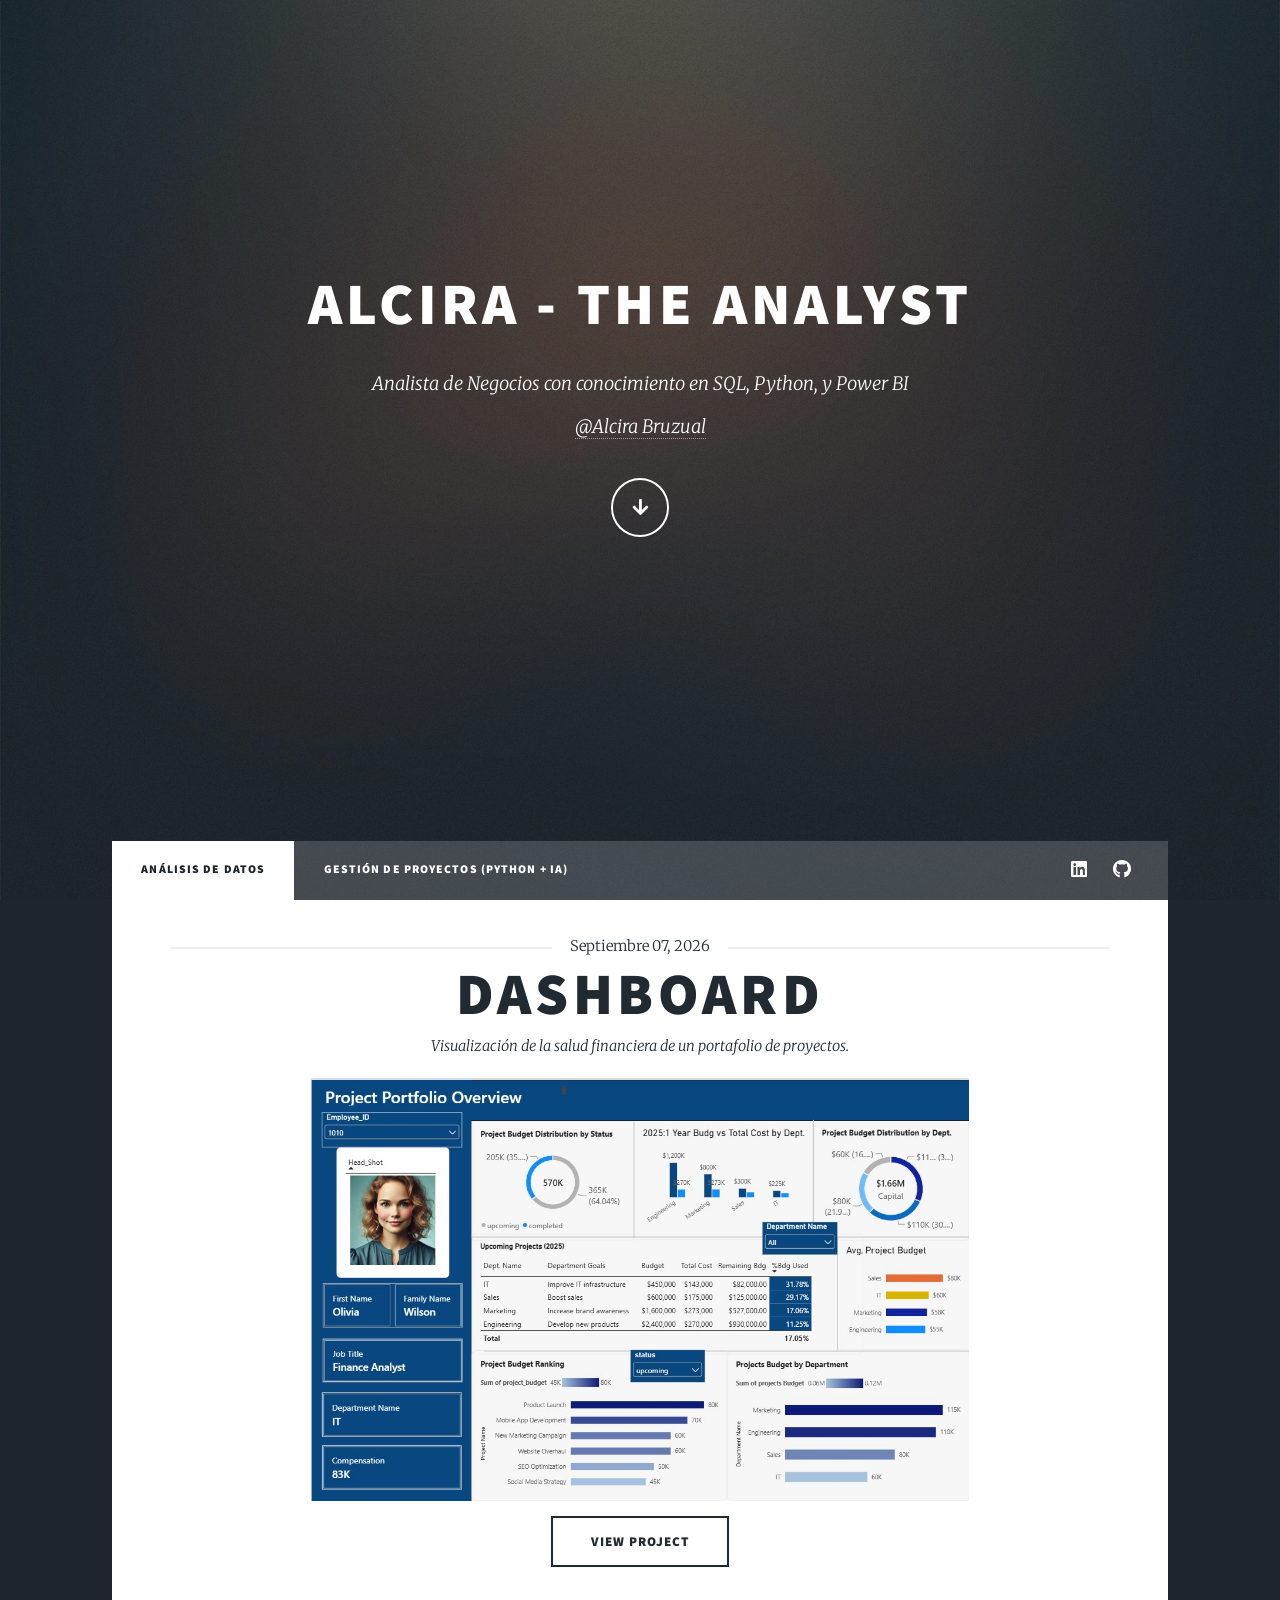
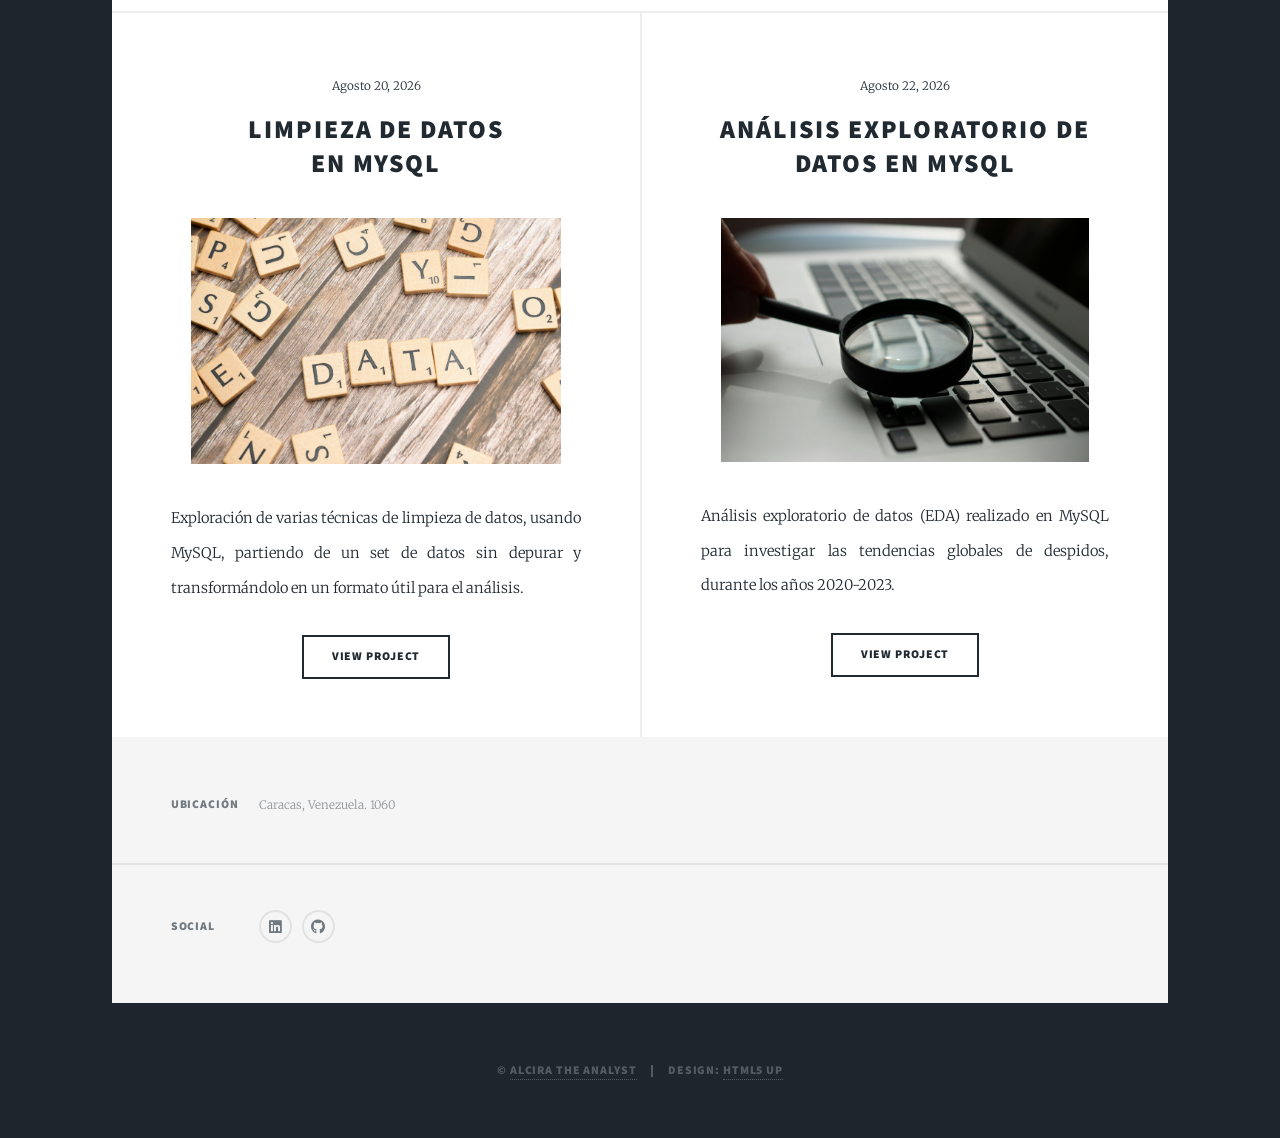
<file: index.html>
<!DOCTYPE HTML>
<!--
	Massively by HTML5 UP
	html5up.net | @ajlkn
	Free for personal and commercial use under the CCA 3.0 license (html5up.net/license)
-->
<html>
	<head>
		<title>Alcira-Analyst Portfolio</title>
		<meta charset="utf-8" />
		<meta name="viewport" content="width=device-width, initial-scale=1, user-scalable=no" />
		<link rel="stylesheet" href="assets/css/main.css" />
		<noscript><link rel="stylesheet" href="assets/css/noscript.css" /></noscript>
	</head>
	<body class="is-preload">

		<!-- Wrapper -->
			<div id="wrapper" class="fade-in">

				<!-- Intro -->
					<div id="intro">
						<h1>Alcira - The Analyst</h1>
						<p>Analista de Negocios con conocimiento en SQL, Python, y Power BI<br />
						<a href="https://www.linkedin.com/in/alcira-bruzual-7b823124">@Alcira Bruzual</a></p>
						<ul class="actions">
							<li><a href="#header" class="button icon solid solo fa-arrow-down scrolly">Continue</a></li>
						</ul>
					</div>

				<!-- Header -->
					<header id="header">
						<a href="index.html" class="logo">Proyectos</a>
					</header> 

				<!-- Nav -->
					<nav id="nav">
						<ul class="links">
							<li class="active"><a href="index.html">Análisis de Datos</a></li>
							<li><a href="generic.html">Gestión de Proyectos (Python + IA)</a></li>
						</ul>
						<ul class="icons">
							<li><a href="https://www.linkedin.com/in/alcira-bruzual-7b823124" class="icon brands fa-linkedin" target="_blank"><span class="label">LinkedIn</span></a></li>
							<li><a href="https://github.com/alciratheanalyst" class="icon brands fa-github" target="_blank"><span class="label">GitHub</span></a></li>
						</ul>
					</nav>

				<!-- Main -->
					<div id="main">

						<!-- Featured Post -->
							<article class="post featured">
								<header class="major">
									<span class="date">Septiembre 07, 2026</span>
									<h2><a href="visual_1.html">Dashboard<br />
									</a></h2>
									<p>Visualización de la salud financiera de un portafolio de proyectos.</p>
								</header>	
								<a href="visual_1.html" target="_blank" rel="noopener noreferrer" class="image main"><img src="images/Porfolio_Health.jpg" alt="" style="width: 70%; height: auto;display: block; margin: 0 auto;" /></a>
								<ul class="actions special">
									<li><a href="visual_1.html" class="button large">View Project</a></li>
								</ul>
							</article>

						<!-- Posts -->
							<section class="posts">
								<!-- Proyecto 1 -->
								<article>
									<header>
										<span class="date">Agosto 20, 2026</span>
										<h2><a href="data_cleaning.html">Limpieza de Datos <br/>en MySQL</a></h2>
									</header>
									<a href="data_cleaning.html" target="_blank" rel="noopener noreferrer" class="image fit"><img src="images/Data_Cleaning.jpg" alt="" style="width: 90%; height: auto; display: block; margin: 0 auto;" /></a>
									<p>Exploración de varias técnicas de limpieza de datos, usando MySQL, partiendo de un set de datos sin depurar y transformándolo en un formato útil para el análisis.</p>
									<ul class="actions special">
										<li><a href="data_cleaning.html" class="button">View Project</a></li>
									</ul>
								</article>

								<!-- Proyecto 2 -->
								<article>
									<header>
										<span class="date">Agosto 22, 2026</span>
										<h2><a href="EDA.html">Análisis Exploratorio de Datos en MySQL</a></h2>
									</header>
									<a href="EDA.html" target="_blank" rel="noopener noreferrer" class="image fit"><img src="images/Lupa.jpg" alt="" style="width: 90%; height: auto; display: block; margin: 0 auto;" /></a>
									<p>Análisis exploratorio de datos (EDA) realizado en MySQL para investigar las tendencias globales de despidos, durante los años 2020-2023.</p>
									<ul class="actions special">
										<li><a href="EDA.html" class="button">View Project</a></li>
									</ul>
								</article>

								<!-- Proyecto 3: PM-AUDIT 
								<article>
									<header>
										<span class="date">Septiembre 21, 2026</span>
										<h2><a href="generic.html">Diagnóstico Prescriptivo de PMO</a></h2>
									</header>
									<a href="generic.html" class="image fit"><img src="images/pic01.jpg" alt="" style="width: 90%; height: auto; display: block; margin: 0 auto;" /></a>
									<p>Sistema integral de gobernanza que combina auditoría en Python, análisis de causas raíz con IA Generativa (Gemini API) y monitoreo en Power BI.</p>
									<ul class="actions special">
										<li><a href="generic.html" class="button">View Project</a></li>
									</ul>
								</article> -->
							</section>

					</div>

				<!-- Footer -->
					<footer id="footer">
						<section class="split contact">
							<section class="alt">
								<h3>Ubicación</h3>
								<p>Caracas, Venezuela. 1060</p>
							</section>
							<section>
								<h3>Social</h3>
								<ul class="icons alt">
									<li><a href="https://www.linkedin.com/in/alcira-bruzual-7b823124" class="icon brands fa-linkedin" target="_blank"><span class="label">LinkedIn</span></a></li>
									<li><a href="https://github.com/alciratheanalyst" class="icon brands fa-github" target="_blank"><span class="label">GitHub</span></a></li>
								</ul>
							</section>
						</section>
					</footer>

				<!-- Copyright -->
					<div id="copyright">
						<ul><li>&copy; <a href="index.html">Alcira The Analyst</a></li><li>Design: <a href="https://html5up.net">HTML5 UP</a></li></ul>
					</div>

			</div>

		<!-- Scripts -->
			<script src="assets/js/jquery.min.js"></script>
			<script src="assets/js/jquery.scrollex.min.js"></script>
			<script src="assets/js/jquery.scrolly.min.js"></script>
			<script src="assets/js/browser.min.js"></script>
			<script src="assets/js/breakpoints.min.js"></script>
			<script src="assets/js/util.js"></script>
			<script src="assets/js/main.js"></script>

	</body>
</html>
</file>
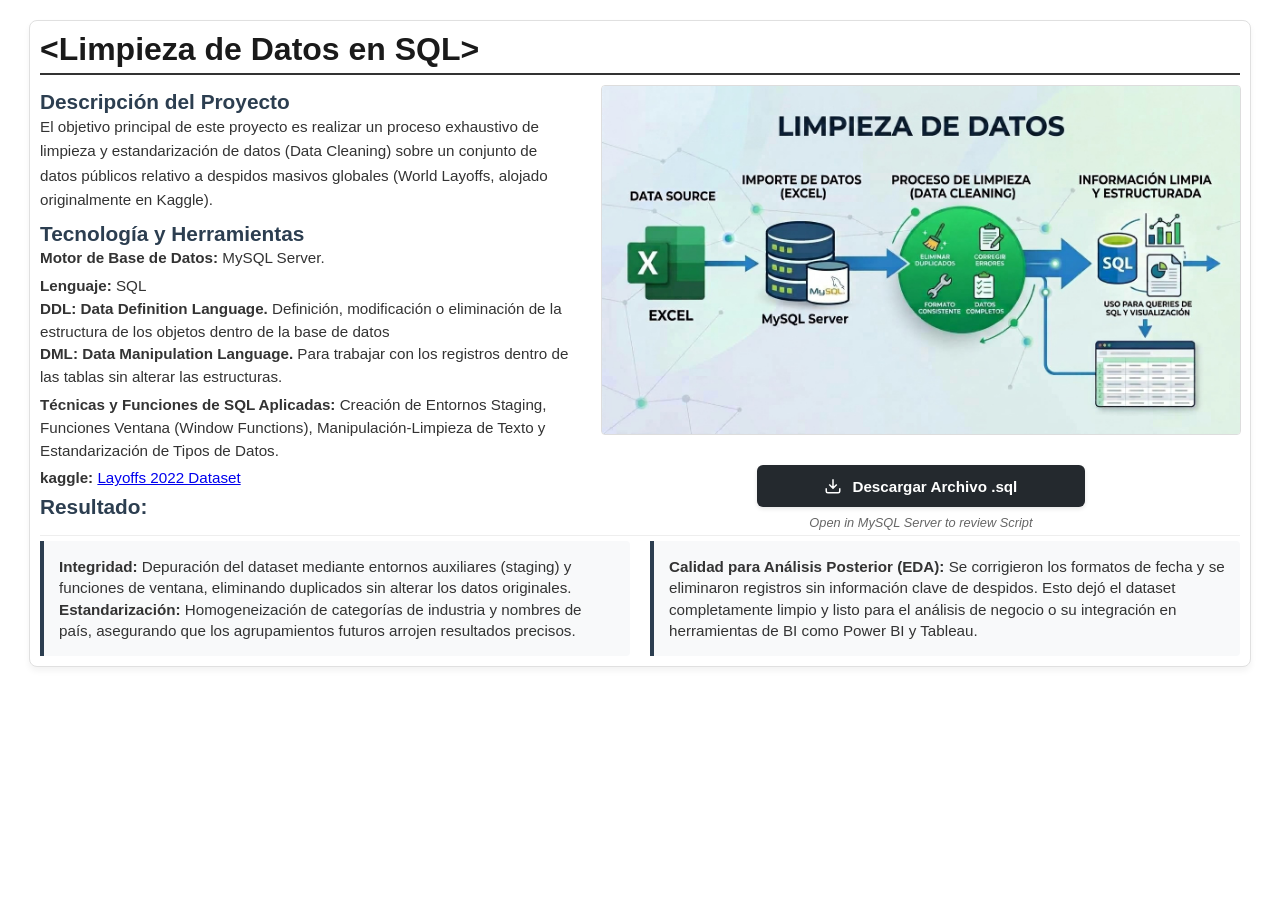
<file: data_cleaning.html>
<!DOCTYPE HTML>
<html>
	<head>
		<title>Alcira-Analyst Portfolio</title>
		<meta charset="utf-8" />
		<meta name="viewport" content="width=device-width, initial-scale=1, user-scalable=no" />
		<link rel="stylesheet" href="assets/css/descarga.css" />
        <link rel="stylesheet" href="assets/css/ficha.css" />
		<noscript><link rel="stylesheet" href="assets/css/noscript.css" /></noscript>
	</head>
	<body class="is-preload">

        <section class="project-card">
        <!-- Cabecera del Proyecto -->
        <header class="project-header">
            <h2>&lt;Limpieza de Datos en SQL&gt;</h2>
        </header>

        <div class="project-content">
            <!-- Columna Izquierda: Información Técnica -->
            <div class="project-info">
                <h3><b>Descripción del Proyecto</b></h3>
                <p>El objetivo principal de este proyecto es realizar un proceso exhaustivo de limpieza y estandarización de datos (Data Cleaning) sobre un conjunto de datos públicos relativo a despidos masivos globales (World Layoffs, alojado originalmente en Kaggle).</p>
                <h3>Tecnología y Herramientas</h3>
                <ul class="tech-list">
                    <li><strong>Motor de Base de Datos:</strong> MySQL Server.</li>
                    <li><strong>Lenguaje:</strong> SQL<br/>
                     <strong>DDL: Data Definition Language.</strong> Definición, modificación o eliminación de la estructura de los objetos dentro de la base de datos<br/>
                     <strong>DML: Data Manipulation Language.</strong> Para trabajar con los registros dentro de las tablas sin alterar las estructuras.</li>
                    <li><strong>Técnicas y Funciones de SQL Aplicadas:</strong> Creación de Entornos Staging, Funciones Ventana (Window Functions), Manipulación-Limpieza de Texto y Estandarización de Tipos de Datos.</li>
                    <li><strong>kaggle:</strong> <a href="https://www.kaggle.com/datasets/swaptr/layoffs-2022" target="_blank">Layoffs 2022 Dataset</a></li>
                </ul>
                <h3>Resultado:</h3>
            </div>

            <!-- Columna Derecha: Visualización y Dashboard -->
                <div class="project-visual">
                    <div class="dashboard-preview">
                        <!-- captura del dashboard -->
                        <img src="images/Gemini_Generated_Image.jpg" alt="Dashboard Preview" />
                    </div>
                    <div class="download-container">
                        <!-- Botón de Descarga Directa -->
                        <a href="javascript:void(0);" 
                            onclick="downloadFile('https://raw.githubusercontent.com/alciratheanalyst/SQL-data-cleaning/main/Portfolio%20Project%20-%20Data%20Cleaning.sql', 'Portfolio_Project_Data_Cleaning.sql')" 
                            class="btn-download">
                                <svg class="icon-download" viewBox="0 0 24 24" fill="none" stroke="currentColor" stroke-width="2">
                                    <path d="M21 15v4a2 2 0 0 1-2 2H5a2 2 0 0 1-2-2v-4M7 10l5 5 5-5M12 15V3"/>
                                </svg>
                                Descargar Archivo .sql
                        </a>
                        <span class="download-tip">Open in MySQL Server to review Script</span>
                    </div>
                </div>
        </div>

        <!-- Pie de la tarjeta: Conclusiones de Negocio -->
        <footer class="project-footer">
            <div class="insight-item">
            <p><strong>Integridad:</strong> Depuración del dataset mediante entornos auxiliares (staging) y funciones de ventana, eliminando duplicados sin alterar los datos originales.<br/>
            <strong>Estandarización:</strong> Homogeneización de categorías de industria y nombres de país, asegurando que los agrupamientos futuros arrojen resultados precisos.</p>
            </div>
            <div class="insight-item">
            <p><strong>Calidad para Análisis Posterior (EDA):</strong> Se corrigieron los formatos de fecha y se eliminaron registros sin información clave de despidos. Esto dejó el dataset completamente limpio y listo para el análisis de negocio o su integración en herramientas de BI como Power BI y Tableau.</p>
            </div>
        </footer>
        </section>
        <script>
        function downloadFile(url, fileName) {
            fetch(url)
                .then(response => response.blob())
                .then(blob => {
                    const blobUrl = window.URL.createObjectURL(blob);
                    const a = document.createElement('a');
                    a.style.display = 'none';
                    a.href = blobUrl;
                    a.download = fileName;
                    document.body.appendChild(a);
                    a.click();
                    window.URL.revokeObjectURL(blobUrl);
                })
                .catch(() => alert('No se pudo iniciar la descarga.'));
        }
        </script>
    </body>
</file>
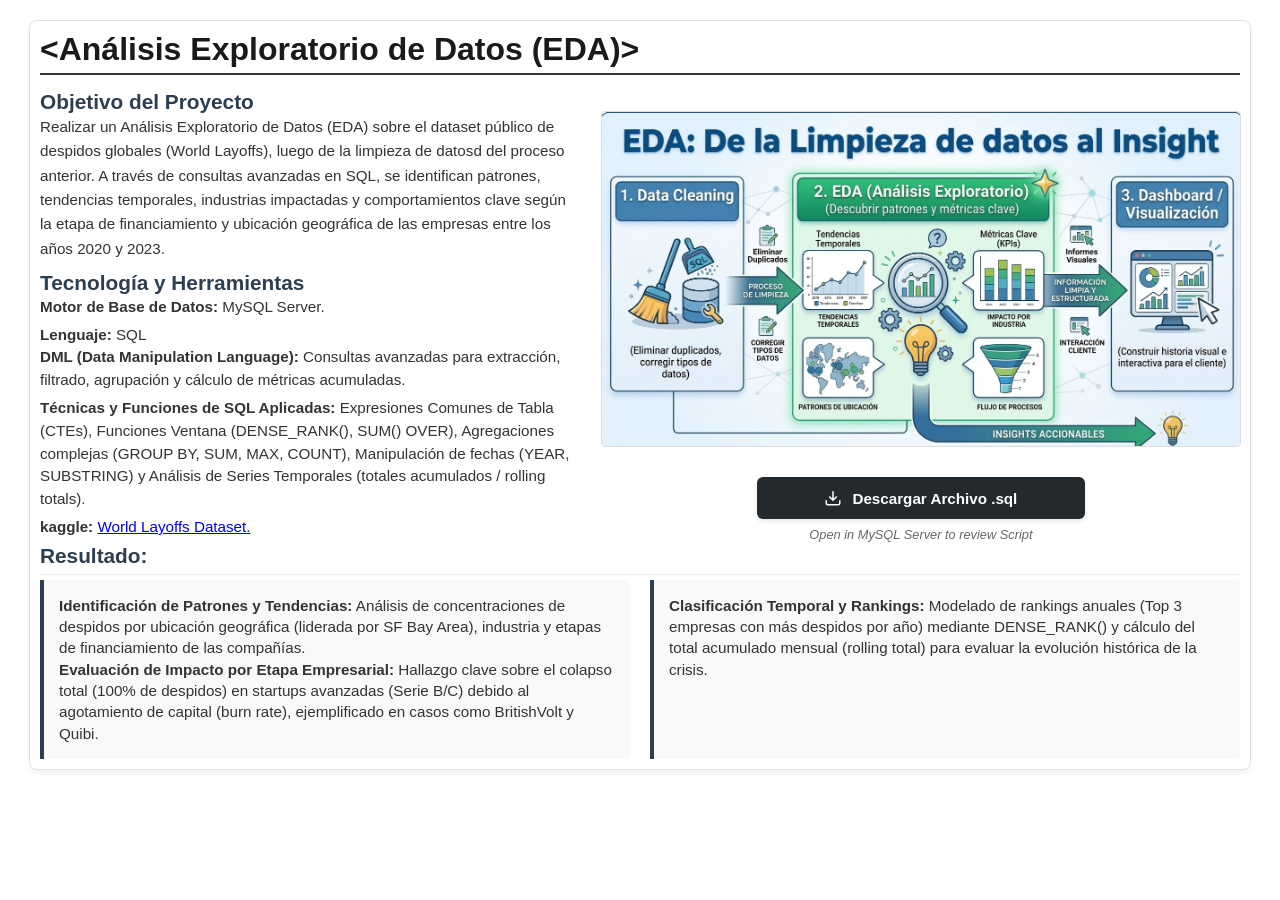
<file: EDA.html>
<!DOCTYPE HTML>
<html>
	<head>
		<title>Alcira-Analyst Portfolio</title>
		<meta charset="utf-8" />
		<meta name="viewport" content="width=device-width, initial-scale=1, user-scalable=no" />
		<link rel="stylesheet" href="assets/css/descarga.css" />
        <link rel="stylesheet" href="assets/css/ficha.css" />
		<noscript><link rel="stylesheet" href="assets/css/noscript.css" /></noscript>
	</head>
	<body class="is-preload">

        <section class="project-card">
        <!-- Cabecera del Proyecto -->
        <header class="project-header">
            <h2>&lt;Análisis Exploratorio de Datos (EDA)&gt;</h2>
        </header>

        <div class="project-content">
            <!-- Columna Izquierda: Información Técnica -->
            <div class="project-info">
                <h3><b>Objetivo del Proyecto</b></h3>
                <p>Realizar un Análisis Exploratorio de Datos (EDA) sobre el dataset público de despidos globales (World Layoffs), luego de la limpieza de datosd del proceso anterior. A través de consultas avanzadas en SQL, se identifican patrones, tendencias temporales, industrias impactadas y comportamientos clave según la etapa de financiamiento y ubicación geográfica de las empresas entre los años 2020 y 2023.</p>
                <h3>Tecnología y Herramientas</h3>
                <ul class="tech-list">
                    <li><strong>Motor de Base de Datos:</strong> MySQL Server.</li>
                    <li><strong>Lenguaje:</strong> SQL<br/>
                     <strong>DML (Data Manipulation Language):</strong> Consultas avanzadas para extracción, filtrado, agrupación y cálculo de métricas acumuladas.<br/></li>
                    <li><strong>Técnicas y Funciones de SQL Aplicadas:</strong> Expresiones Comunes de Tabla (CTEs), Funciones Ventana (DENSE_RANK(), SUM() OVER), Agregaciones complejas (GROUP BY, SUM, MAX, COUNT), Manipulación de fechas (YEAR, SUBSTRING) y Análisis de Series Temporales (totales acumulados / rolling totals).</li>
                    <li><strong>kaggle:</strong> <a href="https://www.kaggle.com/datasets/swaptr/layoffs-2022" target="_blank"> World Layoffs Dataset.</a></li>
                </ul>
                <h3>Resultado:</h3>
            </div>

            <!-- Columna Derecha: Visualización y Dashboard -->
                <div class="project-visual">
                    <div class="dashboard-preview">
                        <!-- captura del dashboard -->
                        <img src="images/Gemini_Generated_Image_EDA.jpg" alt="Dashboard Preview" />
                    </div>
                    <div class="download-container">
                        <!-- Botón de Descarga Directa -->
                        <a href="javascript:void(0);" 
                        onclick="downloadFile('https://raw.githubusercontent.com/alciratheanalyst/SQL-EDA/main/Portfolio%20Project-Layoff-EDA.sql', 'Portfolio_Project_Layoff_EDA.sql')" 
                        class="btn-download">
                            <svg class="icon-download" viewBox="0 0 24 24" fill="none" stroke="currentColor" stroke-width="2">
                                <path d="M21 15v4a2 2 0 0 1-2 2H5a2 2 0 0 1-2-2v-4M7 10l5 5 5-5M12 15V3"/>
                            </svg>
                            Descargar Archivo .sql
                        </a>
                        <span class="download-tip">Open in MySQL Server to review Script</span>
                    </div>
                </div>
        </div>

        <!-- Pie de la tarjeta: Conclusiones de Negocio -->
        <footer class="project-footer">
            <div class="insight-item">
            <p><strong>Identificación de Patrones y Tendencias:</strong> Análisis de concentraciones de despidos por ubicación geográfica (liderada por SF Bay Area), industria y etapas de financiamiento de las compañías.<br/>
            <strong>Evaluación de Impacto por Etapa Empresarial:</strong> Hallazgo clave sobre el colapso total (100% de despidos) en startups avanzadas (Serie B/C) debido al agotamiento de capital (burn rate), ejemplificado en casos como BritishVolt y Quibi.</p>
            </div>
            <div class="insight-item">
            <p><strong>Clasificación Temporal y Rankings:</strong> Modelado de rankings anuales (Top 3 empresas con más despidos por año) mediante DENSE_RANK() y cálculo del total acumulado mensual (rolling total) para evaluar la evolución histórica de la crisis.</p>
            </div>
        </footer>
        </section>
        <script>
        function downloadFile(url, fileName) {
            fetch(url)
                .then(response => response.blob())
                .then(blob => {
                    const blobUrl = window.URL.createObjectURL(blob);
                    const a = document.createElement('a');
                    a.style.display = 'none';
                    a.href = blobUrl;
                    a.download = fileName;
                    document.body.appendChild(a);
                    a.click();
                    window.URL.revokeObjectURL(blobUrl);
                })
                .catch(() => alert('No se pudo iniciar la descarga.'));
        }
        </script>
    </body>
</file>
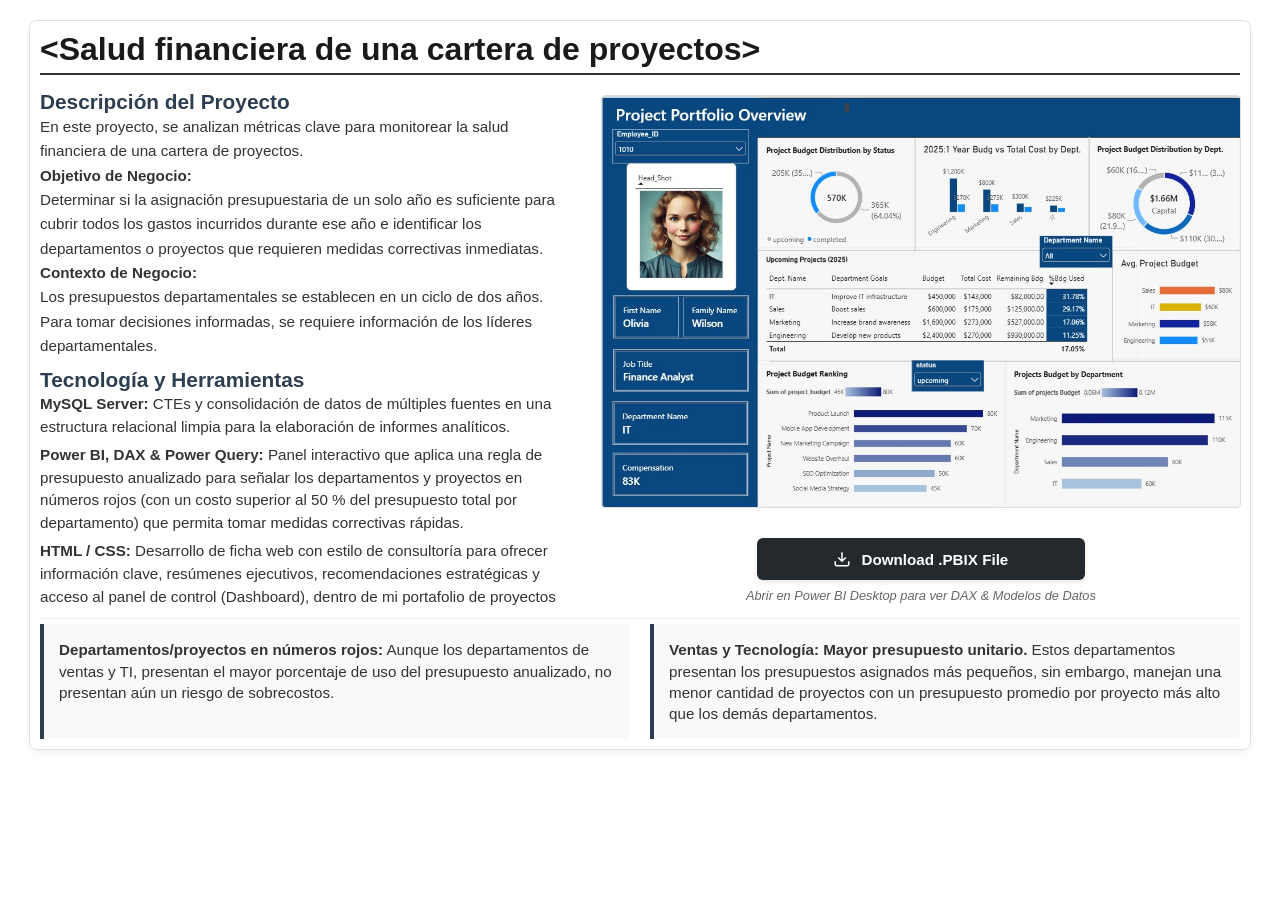
<file: visual_1.html>
<!DOCTYPE HTML>
<html>
	<head>
		<title>Alcira-Analyst Portfolio</title>
		<meta charset="utf-8" />
		<meta name="viewport" content="width=device-width, initial-scale=1, user-scalable=no" />
		<link rel="stylesheet" href="assets/css/descarga.css" />
        <link rel="stylesheet" href="assets/css/ficha.css" />
		<noscript><link rel="stylesheet" href="assets/css/noscript.css" /></noscript>
	</head>
	<body class="is-preload">

        <section class="project-card">
        <!-- Cabecera del Proyecto -->
        <header class="project-header">
            <h2>&lt;Salud financiera de una cartera de proyectos&gt;</h2>
        </header>

        <div class="project-content">
            <!-- Columna Izquierda: Información Técnica -->
            <div class="project-info">
                <h3><b>Descripción del Proyecto</b></h3>
                <p>En este proyecto, se analizan métricas clave para monitorear la salud financiera de una cartera de proyectos.<br />
                <b>Objetivo de Negocio:</b><br />
                Determinar si la asignación presupuestaria de un solo año es suficiente para cubrir todos los gastos incurridos durante ese año e identificar los departamentos o proyectos que requieren medidas correctivas inmediatas.<br />
                <b>Contexto de Negocio:</b><br/>
                Los presupuestos departamentales se establecen en un ciclo de dos años. Para tomar decisiones informadas, se requiere información de los líderes departamentales.
                </p>
                <h3>Tecnología y Herramientas</h3>
                <ul class="tech-list">
                    <li><strong>MySQL Server:</strong> CTEs y consolidación de datos de múltiples fuentes en una estructura relacional limpia para la elaboración de informes analíticos.</li>
                    <li><strong>Power BI, DAX & Power Query:</strong> Panel interactivo que aplica una regla de presupuesto anualizado para señalar los departamentos y proyectos en números rojos (con un costo superior al 50 % del presupuesto total por departamento) que permita tomar medidas correctivas rápidas.</li>
                    <li><strong>HTML / CSS:</strong> Desarrollo de ficha web con estilo de consultoría para ofrecer información clave, resúmenes ejecutivos, recomendaciones estratégicas y acceso al panel de control (Dashboard), dentro de mi portafolio de proyectos</li>
                </ul>
            </div>

            <!-- Columna Derecha: Visualización y Dashboard -->
            <div class="project-visual">
                <div class="dashboard-preview">
                    <!-- captura del dashboard -->
                    <img src="images/Porfolio_Health.jpg" alt="Dashboard Preview" />
                </div>
                <div class="download-container">
                    <!-- Botón de Descarga Directa -->
                    <a href="https://github.com/alciratheanalyst/project-management-portfolio/raw/refs/heads/main/Project-Financial-Status.pbix" class="btn-download" download>
                        <svg class="icon-download" viewBox="0 0 24 24" fill="none" stroke="currentColor" stroke-width="2">
                        <path d="M21 15v4a2 2 0 0 1-2 2H5a2 2 0 0 1-2-2v-4M7 10l5 5 5-5M12 15V3"/>
                        </svg>
                        Download .PBIX File
                    </a>
                    <span class="download-tip">Abrir en Power BI Desktop para ver DAX & Modelos de Datos</span>
                </div>
            </div>
        </div>

        <!-- Pie de la tarjeta: Conclusiones de Negocio -->
        <footer class="project-footer">
            <div class="insight-item">
            <p><strong>Departamentos/proyectos en números rojos:</strong> Aunque los departamentos de ventas y TI, presentan el mayor porcentaje de uso del presupuesto anualizado, no presentan aún un riesgo de sobrecostos.</p>
            </div>
            <div class="insight-item">
            <p><strong>Ventas y Tecnología: Mayor presupuesto unitario.</strong> Estos departamentos presentan los presupuestos asignados más pequeños, sin embargo, manejan una menor cantidad de proyectos con un presupuesto promedio por proyecto más alto que los demás departamentos.</p>
            </div>
        </footer>
        </section>
    </body>
</file>
<file: assets/css/descarga.css>
.download-container {
  display: flex;
  flex-direction: column;
  align-items: center;
  gap: 8px;
  width: 100%;
  margin-top: 15px;
}

.btn-download {
  display: inline-flex;
  align-items: center;
  justify-content: center;
  gap: 10px; /* Espacio entre el icono y el texto */
  background-color: #24292e; /* Color estilo GitHub */
  color: #ffffff;
  padding: 12px 24px;
  text-decoration: none;
  font-weight: 600;
  font-size: 0.95rem;
  border-radius: 6px;
  width: 100%;
  max-width: 280px;
  box-shadow: 0 2px 4px rgba(0,0,0,0.1);
  transition: background-color 0.2s ease, transform 0.1s ease;
}

.btn-download:hover {
  background-color: #2f363d;
  transform: translateY(-1px);
}

.btn-download:active {
  transform: translateY(1px);
}

/* Estilo del icono SVG */
.icon-download {
  width: 18px;
  height: 18px;
}

/* Pequeño texto aclaratorio inferior */
.download-tip {
  font-size: 0.8rem;
  color: #666666;
  font-style: italic;
  text-align: center;
}
</file>
<file: assets/css/ficha.css>
/* Contenedor principal del proyecto */
.project-card {
  background-color: #ffffff;
  border: 1px solid #e0e0e0;
  border-radius: 8px;
  padding: 10px;
  max-width: 1200px;
  margin: 20px auto;
  box-shadow: 0 4px 6px rgba(0, 0, 0, 0.05);
  font-family: 'Segoe UI', Tahoma, Geneva, Verdana, sans-serif;
  color: #333333;
}

/* Título superior al estilo código */
.project-header h2 {
  font-size: 2rem;
  color: #1a1a1a;
  margin-top: 0;
  margin-bottom: 10px;
  border-bottom: 2px solid #333;
  padding-bottom: 5px;
}

/* Distribución en dos columnas usando CSS Grid */
.project-content {
  display: grid;
  grid-template-columns: 1fr 1.2fr; /* La columna derecha es un poco más ancha para el gráfico */
  gap: 30px;
  margin-bottom: 5px;
}

/* Estilos de los textos y listas de la izquierda */
.project-info h3 {
  font-size: 1.3rem;
  color: #2c3e50;
  margin-top: 5px;
  margin-bottom: 1px;
}

.project-info p {
  line-height: 1.6;
  font-size: 0.95rem;
  margin-top: 1px;
  margin-bottom: 10px;
}

.tech-list {
  list-style-type: none;
  padding-left: 0;
  margin-top: 1px;
  margin-bottom: 5px;
}

.tech-list li {
  margin-bottom: 5px;
  line-height: 1.5;
  font-size: 0.95rem;
}

/* Contenedor de la visualización y botón */
.project-visual {
  display: flex;
  flex-direction: column;
  align-items: center;
  justify-content: center;
}

.dashboard-preview {
  width: 100%;
  border: 1px solid #ddd;
  border-radius: 4px;
  overflow: hidden;
  margin-bottom: 15px;
}

.dashboard-preview img {
  width: 100%;
  height: auto;
  display: block;
}

/* Botón interactivo */
.btn-dashboard {
  background-color: #111111;
  color: #ffffff;
  padding: 10px 24px;
  text-decoration: none;
  font-weight: bold;
  border-radius: 4px;
  transition: background-color 0.2s ease;
}

.btn-dashboard:hover {
  background-color: #333333;
}

/* Conclusiones inferiores */
.project-footer {
  display: flex;
  gap: 20px;
  border-top: 1px solid #eee;
  padding-top: 5px;
}

.insight-item {
  flex: 1;
  background-color: #f8f9fa;
  padding: 15px;
  border-left: 4px solid #2c3e50;
  border-radius: 0 4px 4px 0;
}

.insight-item p {
  margin: 0;
  font-size: 0.95rem;
  line-height: 1.4;
}

/* --- DISEÑO RESPONSIVO (MEDIA QUERIES) --- */
/* Cuando la pantalla sea menor a 768px (móviles y tablets verticales) */
@media (max-width: 768px) {
  .project-content {
    grid-template-columns: 1fr; /* Pasa a una sola columna */
    gap: 20px;
  }
  
  .project-footer {
    flex-direction: column; /* Las conclusiones se apilan verticalmente */
    gap: 15px;
  }
}
</file>
<file: assets/css/main.css>
@import url(fontawesome-all.min.css);
@import url("https://fonts.googleapis.com/css?family=Merriweather:300,700,300italic,700italic|Source+Sans+Pro:900");

/*
	Massively by HTML5 UP
	html5up.net | @ajlkn
	Free for personal and commercial use under the CCA 3.0 license (html5up.net/license)
*/

html, body, div, span, applet, object,
iframe, h1, h2, h3, h4, h5, h6, p, blockquote,
pre, a, abbr, acronym, address, big, cite,
code, del, dfn, em, img, ins, kbd, q, s, samp,
small, strike, strong, sub, sup, tt, var, b,
u, i, center, dl, dt, dd, ol, ul, li, fieldset,
form, label, legend, table, caption, tbody,
tfoot, thead, tr, th, td, article, aside,
canvas, details, embed, figure, figcaption,
footer, header, hgroup, menu, nav, output, ruby,
section, summary, time, mark, audio, video {
	margin: 0;
	padding: 0;
	border: 0;
	font-size: 100%;
	font: inherit;
	vertical-align: baseline;}

article, aside, details, figcaption, figure,
footer, header, hgroup, menu, nav, section {
	display: block;}

body {
	line-height: 1;
}

ol, ul {
	list-style: none;
}

blockquote, q {
	quotes: none;
}

	blockquote:before, blockquote:after, q:before, q:after {
		content: '';
		content: none;
	}

table {
	border-collapse: collapse;
	border-spacing: 0;
}

body {
	-webkit-text-size-adjust: none;
}

mark {
	background-color: transparent;
	color: inherit;
}

input::-moz-focus-inner {
	border: 0;
	padding: 0;
}

input, select, textarea {
	-moz-appearance: none;
	-webkit-appearance: none;
	-ms-appearance: none;
	appearance: none;
}

/* Basic */

	@-ms-viewport {
		width: device-width;
	}

	body {
		-ms-overflow-style: scrollbar;
	}

	@media screen and (max-width: 480px) {

		html, body {
			min-width: 320px;
		}

	}

	html {
		box-sizing: border-box;
	}

	*, *:before, *:after {
		box-sizing: inherit;
	}

	body {
		background-color: #1e252d;
	}

		body.is-preload *, body.is-preload *:before, body.is-preload *:after {
			-moz-animation: none !important;
			-webkit-animation: none !important;
			-ms-animation: none !important;
			animation: none !important;
			-moz-transition: none !important;
			-webkit-transition: none !important;
			-ms-transition: none !important;
			transition: none !important;
		}

/* Type */

	html {
		font-size: 16pt;
	}

		@media screen and (max-width: 1680px) {

			html {
				font-size: 12pt;
			}

		}

		@media screen and (max-width: 1280px) {

			html {
				font-size: 11pt;
			}

		}

		@media screen and (max-width: 360px) {

			html {
				font-size: 10pt;
			}

		}

	body {
		color: #212931;
	}

	body, input, select, textarea {
		font-family: "Merriweather", Georgia, serif;
		font-weight: 300;
		font-size: 1rem;
		line-height: 2.375;
	}

	a {
		-moz-transition: color 0.2s ease-in-out, background-color 0.2s ease-in-out, border-color 0.2s ease-in-out, box-shadow 0.2s ease-in-out;
		-webkit-transition: color 0.2s ease-in-out, background-color 0.2s ease-in-out, border-color 0.2s ease-in-out, box-shadow 0.2s ease-in-out;
		-ms-transition: color 0.2s ease-in-out, background-color 0.2s ease-in-out, border-color 0.2s ease-in-out, box-shadow 0.2s ease-in-out;
		transition: color 0.2s ease-in-out, background-color 0.2s ease-in-out, border-color 0.2s ease-in-out, box-shadow 0.2s ease-in-out;
		border-bottom: dotted 1px;
		text-decoration: none;
	}

		a:hover {
			border-bottom-color: transparent;
		}

	strong, b {
		font-weight: 600;
	}

	em, i {
		font-style: italic;
	}

	p {
		text-align: justify;
		margin: 0 0 2rem 0;
	}

	h1, h2, h3, h4, h5, h6 {
		font-family: "Source Sans Pro", Helvetica, sans-serif;
		font-weight: 900;
		line-height: 1.5;
		letter-spacing: 0.075em;
		text-transform: uppercase;
		margin: 0 0 1rem 0;
	}

		h1 a, h2 a, h3 a, h4 a, h5 a, h6 a {
			border-bottom: 0;
			color: inherit;
			text-decoration: none;
		}

	h1 {
		/* deseo disminuir el tamaño del texto en h1 */		
		font-size: 1rem; 
		line-height: 1.1;
		margin: 0 0 2rem 0;
	}

	h2 {
		font-size: 1.75rem;
		line-height: 1.3;
		margin: 0 0 1.5rem 0;
	}

	h3 {
		font-size: 1.25rem;
		margin: 0 0 1.5rem 0;
	}

	h4 {
		font-size: 1rem;
	}

	h5 {
		font-size: 0.9rem;
	}

	h6 {
		font-size: 0.8rem;
	}

	sub {
		font-size: 0.8rem;
		position: relative;
		top: 0.5rem;
	}

	sup {
		font-size: 0.8rem;
		position: relative;
		top: -0.5rem;
	}

	blockquote {
		border-left: solid 4px;
		font-style: italic;
		margin: 0 0 2rem 0;
		padding: 0.5rem 0 0.5rem 2rem;
	}

	code {
		border: solid 2px;
		font-family: "Courier New", monospace;
		font-size: 0.9rem;
		margin: 0 0.25rem;
		padding: 0.25rem 0.65rem;
	}

	pre {
		-webkit-overflow-scrolling: touch;
		font-family: "Courier New", monospace;
		font-size: 0.9rem;
		margin: 0 0 2rem 0;
	}

		pre code {
			display: block;
			line-height: 1.75;
			padding: 1rem 1.5rem;
			overflow-x: auto;
		}

	hr {
		border: 0;
		border-bottom: solid 2px;
		margin: 3rem 0;
	}

		hr.major {
			margin: 5rem 0;
		}

	.align-left {
		text-align: left;
	}

	.align-center {
		text-align: center;
	}

	.align-right {
		text-align: right;
	}

	input, select, textarea {
		color: #212931;
	}

	a {
		color: #212931;
		border-bottom-color: rgba(33, 41, 49, 0.5);
	}

		a:hover {
			border-bottom-color: transparent;
			color: #18bfef !important;
		}

	strong, b {
		color: #212931;
	}

	h1, h2, h3, h4, h5, h6 {
		color: #212931;
	}

	blockquote {
		border-left-color: #eeeeee;
	}

	code {
		background: rgba(220, 220, 220, 0.25);
		border-color: #eeeeee;
	}

	hr {
		border-bottom-color: #eeeeee;
	}

/* Row */

	.row {
		display: flex;
		flex-wrap: wrap;
		box-sizing: border-box;
		align-items: stretch;
	}

		.row > * {
			box-sizing: border-box;
		}

		.row.gtr-uniform > * > :last-child {
			margin-bottom: 0;
		}

		.row.aln-left {
			justify-content: flex-start;
		}

		.row.aln-center {
			justify-content: center;
		}

		.row.aln-right {
			justify-content: flex-end;
		}

		.row.aln-top {
			align-items: flex-start;
		}

		.row.aln-middle {
			align-items: center;
		}

		.row.aln-bottom {
			align-items: flex-end;
		}

		.row > .imp {
			order: -1;
		}

		.row > .col-1 {
			width: 8.33333%;
		}

		.row > .off-1 {
			margin-left: 8.33333%;
		}

		.row > .col-2 {
			width: 16.66667%;
		}

		.row > .off-2 {
			margin-left: 16.66667%;
		}

		.row > .col-3 {
			width: 25%;
		}

		.row > .off-3 {
			margin-left: 25%;
		}

		.row > .col-4 {
			width: 33.33333%;
		}

		.row > .off-4 {
			margin-left: 33.33333%;
		}

		.row > .col-5 {
			width: 41.66667%;
		}

		.row > .off-5 {
			margin-left: 41.66667%;
		}

		.row > .col-6 {
			width: 50%;
		}

		.row > .off-6 {
			margin-left: 50%;
		}

		.row > .col-7 {
			width: 58.33333%;
		}

		.row > .off-7 {
			margin-left: 58.33333%;
		}

		.row > .col-8 {
			width: 66.66667%;
		}

		.row > .off-8 {
			margin-left: 66.66667%;
		}

		.row > .col-9 {
			width: 75%;
		}

		.row > .off-9 {
			margin-left: 75%;
		}

		.row > .col-10 {
			width: 83.33333%;
		}

		.row > .off-10 {
			margin-left: 83.33333%;
		}

		.row > .col-11 {
			width: 91.66667%;
		}

		.row > .off-11 {
			margin-left: 91.66667%;
		}

		.row > .col-12 {
			width: 100%;
		}

		.row > .off-12 {
			margin-left: 100%;
		}

		.row.gtr-0 {
			margin-top: 0;
			margin-left: 0rem;
		}

			.row.gtr-0 > * {
				padding: 0 0 0 0rem;
			}

			.row.gtr-0.gtr-uniform {
				margin-top: 0rem;
			}

				.row.gtr-0.gtr-uniform > * {
					padding-top: 0rem;
				}

		.row.gtr-25 {
			margin-top: 0;
			margin-left: -0.375rem;
		}

			.row.gtr-25 > * {
				padding: 0 0 0 0.375rem;
			}

			.row.gtr-25.gtr-uniform {
				margin-top: -0.375rem;
			}

				.row.gtr-25.gtr-uniform > * {
					padding-top: 0.375rem;
				}

		.row.gtr-50 {
			margin-top: 0;
			margin-left: -0.75rem;
		}

			.row.gtr-50 > * {
				padding: 0 0 0 0.75rem;
			}

			.row.gtr-50.gtr-uniform {
				margin-top: -0.75rem;
			}

				.row.gtr-50.gtr-uniform > * {
					padding-top: 0.75rem;
				}

		.row {
			margin-top: 0;
			margin-left: -1.5rem;
		}

			.row > * {
				padding: 0 0 0 1.5rem;
			}

			.row.gtr-uniform {
				margin-top: -1.5rem;
			}

				.row.gtr-uniform > * {
					padding-top: 1.5rem;
				}

		.row.gtr-150 {
			margin-top: 0;
			margin-left: -2.25rem;
		}

			.row.gtr-150 > * {
				padding: 0 0 0 2.25rem;
			}

			.row.gtr-150.gtr-uniform {
				margin-top: -2.25rem;
			}

				.row.gtr-150.gtr-uniform > * {
					padding-top: 2.25rem;
				}

		.row.gtr-200 {
			margin-top: 0;
			margin-left: -3rem;
		}

			.row.gtr-200 > * {
				padding: 0 0 0 3rem;
			}

			.row.gtr-200.gtr-uniform {
				margin-top: -3rem;
			}

				.row.gtr-200.gtr-uniform > * {
					padding-top: 3rem;
				}

		@media screen and (max-width: 1680px) {

			.row {
				display: flex;
				flex-wrap: wrap;
				box-sizing: border-box;
				align-items: stretch;
			}

				.row > * {
					box-sizing: border-box;
				}

				.row.gtr-uniform > * > :last-child {
					margin-bottom: 0;
				}

				.row.aln-left {
					justify-content: flex-start;
				}

				.row.aln-center {
					justify-content: center;
				}

				.row.aln-right {
					justify-content: flex-end;
				}

				.row.aln-top {
					align-items: flex-start;
				}

				.row.aln-middle {
					align-items: center;
				}

				.row.aln-bottom {
					align-items: flex-end;
				}

				.row > .imp-xlarge {
					order: -1;
				}

				.row > .col-1-xlarge {
					width: 8.33333%;
				}

				.row > .off-1-xlarge {
					margin-left: 8.33333%;
				}

				.row > .col-2-xlarge {
					width: 16.66667%;
				}

				.row > .off-2-xlarge {
					margin-left: 16.66667%;
				}

				.row > .col-3-xlarge {
					width: 25%;
				}

				.row > .off-3-xlarge {
					margin-left: 25%;
				}

				.row > .col-4-xlarge {
					width: 33.33333%;
				}

				.row > .off-4-xlarge {
					margin-left: 33.33333%;
				}

				.row > .col-5-xlarge {
					width: 41.66667%;
				}

				.row > .off-5-xlarge {
					margin-left: 41.66667%;
				}

				.row > .col-6-xlarge {
					width: 50%;
				}

				.row > .off-6-xlarge {
					margin-left: 50%;
				}

				.row > .col-7-xlarge {
					width: 58.33333%;
				}

				.row > .off-7-xlarge {
					margin-left: 58.33333%;
				}

				.row > .col-8-xlarge {
					width: 66.66667%;
				}

				.row > .off-8-xlarge {
					margin-left: 66.66667%;
				}

				.row > .col-9-xlarge {
					width: 75%;
				}

				.row > .off-9-xlarge {
					margin-left: 75%;
				}

				.row > .col-10-xlarge {
					width: 83.33333%;
				}

				.row > .off-10-xlarge {
					margin-left: 83.33333%;
				}

				.row > .col-11-xlarge {
					width: 91.66667%;
				}

				.row > .off-11-xlarge {
					margin-left: 91.66667%;
				}

				.row > .col-12-xlarge {
					width: 100%;
				}

				.row > .off-12-xlarge {
					margin-left: 100%;
				}

				.row.gtr-0 {
					margin-top: 0;
					margin-left: 0rem;
				}

					.row.gtr-0 > * {
						padding: 0 0 0 0rem;
					}

					.row.gtr-0.gtr-uniform {
						margin-top: 0rem;
					}

						.row.gtr-0.gtr-uniform > * {
							padding-top: 0rem;
						}

				.row.gtr-25 {
					margin-top: 0;
					margin-left: -0.375rem;
				}

					.row.gtr-25 > * {
						padding: 0 0 0 0.375rem;
					}

					.row.gtr-25.gtr-uniform {
						margin-top: -0.375rem;
					}

						.row.gtr-25.gtr-uniform > * {
							padding-top: 0.375rem;
						}

				.row.gtr-50 {
					margin-top: 0;
					margin-left: -0.75rem;
				}

					.row.gtr-50 > * {
						padding: 0 0 0 0.75rem;
					}

					.row.gtr-50.gtr-uniform {
						margin-top: -0.75rem;
					}

						.row.gtr-50.gtr-uniform > * {
							padding-top: 0.75rem;
						}

				.row {
					margin-top: 0;
					margin-left: -1.5rem;
				}

					.row > * {
						padding: 0 0 0 1.5rem;
					}

					.row.gtr-uniform {
						margin-top: -1.5rem;
					}

						.row.gtr-uniform > * {
							padding-top: 1.5rem;
						}

				.row.gtr-150 {
					margin-top: 0;
					margin-left: -2.25rem;
				}

					.row.gtr-150 > * {
						padding: 0 0 0 2.25rem;
					}

					.row.gtr-150.gtr-uniform {
						margin-top: -2.25rem;
					}

						.row.gtr-150.gtr-uniform > * {
							padding-top: 2.25rem;
						}

				.row.gtr-200 {
					margin-top: 0;
					margin-left: -3rem;
				}

					.row.gtr-200 > * {
						padding: 0 0 0 3rem;
					}

					.row.gtr-200.gtr-uniform {
						margin-top: -3rem;
					}

						.row.gtr-200.gtr-uniform > * {
							padding-top: 3rem;
						}

		}

		@media screen and (max-width: 1280px) {

			.row {
				display: flex;
				flex-wrap: wrap;
				box-sizing: border-box;
				align-items: stretch;
			}

				.row > * {
					box-sizing: border-box;
				}

				.row.gtr-uniform > * > :last-child {
					margin-bottom: 0;
				}

				.row.aln-left {
					justify-content: flex-start;
				}

				.row.aln-center {
					justify-content: center;
				}

				.row.aln-right {
					justify-content: flex-end;
				}

				.row.aln-top {
					align-items: flex-start;
				}

				.row.aln-middle {
					align-items: center;
				}

				.row.aln-bottom {
					align-items: flex-end;
				}

				.row > .imp-large {
					order: -1;
				}

				.row > .col-1-large {
					width: 8.33333%;
				}

				.row > .off-1-large {
					margin-left: 8.33333%;
				}

				.row > .col-2-large {
					width: 16.66667%;
				}

				.row > .off-2-large {
					margin-left: 16.66667%;
				}

				.row > .col-3-large {
					width: 25%;
				}

				.row > .off-3-large {
					margin-left: 25%;
				}

				.row > .col-4-large {
					width: 33.33333%;
				}

				.row > .off-4-large {
					margin-left: 33.33333%;
				}

				.row > .col-5-large {
					width: 41.66667%;
				}

				.row > .off-5-large {
					margin-left: 41.66667%;
				}

				.row > .col-6-large {
					width: 50%;
				}

				.row > .off-6-large {
					margin-left: 50%;
				}

				.row > .col-7-large {
					width: 58.33333%;
				}

				.row > .off-7-large {
					margin-left: 58.33333%;
				}

				.row > .col-8-large {
					width: 66.66667%;
				}

				.row > .off-8-large {
					margin-left: 66.66667%;
				}

				.row > .col-9-large {
					width: 75%;
				}

				.row > .off-9-large {
					margin-left: 75%;
				}

				.row > .col-10-large {
					width: 83.33333%;
				}

				.row > .off-10-large {
					margin-left: 83.33333%;
				}

				.row > .col-11-large {
					width: 91.66667%;
				}

				.row > .off-11-large {
					margin-left: 91.66667%;
				}

				.row > .col-12-large {
					width: 100%;
				}

				.row > .off-12-large {
					margin-left: 100%;
				}

				.row.gtr-0 {
					margin-top: 0;
					margin-left: 0rem;
				}

					.row.gtr-0 > * {
						padding: 0 0 0 0rem;
					}

					.row.gtr-0.gtr-uniform {
						margin-top: 0rem;
					}

						.row.gtr-0.gtr-uniform > * {
							padding-top: 0rem;
						}

				.row.gtr-25 {
					margin-top: 0;
					margin-left: -0.375rem;
				}

					.row.gtr-25 > * {
						padding: 0 0 0 0.375rem;
					}

					.row.gtr-25.gtr-uniform {
						margin-top: -0.375rem;
					}

						.row.gtr-25.gtr-uniform > * {
							padding-top: 0.375rem;
						}

				.row.gtr-50 {
					margin-top: 0;
					margin-left: -0.75rem;
				}

					.row.gtr-50 > * {
						padding: 0 0 0 0.75rem;
					}

					.row.gtr-50.gtr-uniform {
						margin-top: -0.75rem;
					}

						.row.gtr-50.gtr-uniform > * {
							padding-top: 0.75rem;
						}

				.row {
					margin-top: 0;
					margin-left: -1.5rem;
				}

					.row > * {
						padding: 0 0 0 1.5rem;
					}

					.row.gtr-uniform {
						margin-top: -1.5rem;
					}

						.row.gtr-uniform > * {
							padding-top: 1.5rem;
						}

				.row.gtr-150 {
					margin-top: 0;
					margin-left: -2.25rem;
				}

					.row.gtr-150 > * {
						padding: 0 0 0 2.25rem;
					}

					.row.gtr-150.gtr-uniform {
						margin-top: -2.25rem;
					}

						.row.gtr-150.gtr-uniform > * {
							padding-top: 2.25rem;
						}

				.row.gtr-200 {
					margin-top: 0;
					margin-left: -3rem;
				}

					.row.gtr-200 > * {
						padding: 0 0 0 3rem;
					}

					.row.gtr-200.gtr-uniform {
						margin-top: -3rem;
					}

						.row.gtr-200.gtr-uniform > * {
							padding-top: 3rem;
						}

		}

		@media screen and (max-width: 980px) {

			.row {
				display: flex;
				flex-wrap: wrap;
				box-sizing: border-box;
				align-items: stretch;
			}

				.row > * {
					box-sizing: border-box;
				}

				.row.gtr-uniform > * > :last-child {
					margin-bottom: 0;
				}

				.row.aln-left {
					justify-content: flex-start;
				}

				.row.aln-center {
					justify-content: center;
				}

				.row.aln-right {
					justify-content: flex-end;
				}

				.row.aln-top {
					align-items: flex-start;
				}

				.row.aln-middle {
					align-items: center;
				}

				.row.aln-bottom {
					align-items: flex-end;
				}

				.row > .imp-medium {
					order: -1;
				}

				.row > .col-1-medium {
					width: 8.33333%;
				}

				.row > .off-1-medium {
					margin-left: 8.33333%;
				}

				.row > .col-2-medium {
					width: 16.66667%;
				}

				.row > .off-2-medium {
					margin-left: 16.66667%;
				}

				.row > .col-3-medium {
					width: 25%;
				}

				.row > .off-3-medium {
					margin-left: 25%;
				}

				.row > .col-4-medium {
					width: 33.33333%;
				}

				.row > .off-4-medium {
					margin-left: 33.33333%;
				}

				.row > .col-5-medium {
					width: 41.66667%;
				}

				.row > .off-5-medium {
					margin-left: 41.66667%;
				}

				.row > .col-6-medium {
					width: 50%;
				}

				.row > .off-6-medium {
					margin-left: 50%;
				}

				.row > .col-7-medium {
					width: 58.33333%;
				}

				.row > .off-7-medium {
					margin-left: 58.33333%;
				}

				.row > .col-8-medium {
					width: 66.66667%;
				}

				.row > .off-8-medium {
					margin-left: 66.66667%;
				}

				.row > .col-9-medium {
					width: 75%;
				}

				.row > .off-9-medium {
					margin-left: 75%;
				}

				.row > .col-10-medium {
					width: 83.33333%;
				}

				.row > .off-10-medium {
					margin-left: 83.33333%;
				}

				.row > .col-11-medium {
					width: 91.66667%;
				}

				.row > .off-11-medium {
					margin-left: 91.66667%;
				}

				.row > .col-12-medium {
					width: 100%;
				}

				.row > .off-12-medium {
					margin-left: 100%;
				}

				.row.gtr-0 {
					margin-top: 0;
					margin-left: 0rem;
				}

					.row.gtr-0 > * {
						padding: 0 0 0 0rem;
					}

					.row.gtr-0.gtr-uniform {
						margin-top: 0rem;
					}

						.row.gtr-0.gtr-uniform > * {
							padding-top: 0rem;
						}

				.row.gtr-25 {
					margin-top: 0;
					margin-left: -0.375rem;
				}

					.row.gtr-25 > * {
						padding: 0 0 0 0.375rem;
					}

					.row.gtr-25.gtr-uniform {
						margin-top: -0.375rem;
					}

						.row.gtr-25.gtr-uniform > * {
							padding-top: 0.375rem;
						}

				.row.gtr-50 {
					margin-top: 0;
					margin-left: -0.75rem;
				}

					.row.gtr-50 > * {
						padding: 0 0 0 0.75rem;
					}

					.row.gtr-50.gtr-uniform {
						margin-top: -0.75rem;
					}

						.row.gtr-50.gtr-uniform > * {
							padding-top: 0.75rem;
						}

				.row {
					margin-top: 0;
					margin-left: -1.5rem;
				}

					.row > * {
						padding: 0 0 0 1.5rem;
					}

					.row.gtr-uniform {
						margin-top: -1.5rem;
					}

						.row.gtr-uniform > * {
							padding-top: 1.5rem;
						}

				.row.gtr-150 {
					margin-top: 0;
					margin-left: -2.25rem;
				}

					.row.gtr-150 > * {
						padding: 0 0 0 2.25rem;
					}

					.row.gtr-150.gtr-uniform {
						margin-top: -2.25rem;
					}

						.row.gtr-150.gtr-uniform > * {
							padding-top: 2.25rem;
						}

				.row.gtr-200 {
					margin-top: 0;
					margin-left: -3rem;
				}

					.row.gtr-200 > * {
						padding: 0 0 0 3rem;
					}

					.row.gtr-200.gtr-uniform {
						margin-top: -3rem;
					}

						.row.gtr-200.gtr-uniform > * {
							padding-top: 3rem;
						}

		}

		@media screen and (max-width: 736px) {

			.row {
				display: flex;
				flex-wrap: wrap;
				box-sizing: border-box;
				align-items: stretch;
			}

				.row > * {
					box-sizing: border-box;
				}

				.row.gtr-uniform > * > :last-child {
					margin-bottom: 0;
				}

				.row.aln-left {
					justify-content: flex-start;
				}

				.row.aln-center {
					justify-content: center;
				}

				.row.aln-right {
					justify-content: flex-end;
				}

				.row.aln-top {
					align-items: flex-start;
				}

				.row.aln-middle {
					align-items: center;
				}

				.row.aln-bottom {
					align-items: flex-end;
				}

				.row > .imp-small {
					order: -1;
				}

				.row > .col-1-small {
					width: 8.33333%;
				}

				.row > .off-1-small {
					margin-left: 8.33333%;
				}

				.row > .col-2-small {
					width: 16.66667%;
				}

				.row > .off-2-small {
					margin-left: 16.66667%;
				}

				.row > .col-3-small {
					width: 25%;
				}

				.row > .off-3-small {
					margin-left: 25%;
				}

				.row > .col-4-small {
					width: 33.33333%;
				}

				.row > .off-4-small {
					margin-left: 33.33333%;
				}

				.row > .col-5-small {
					width: 41.66667%;
				}

				.row > .off-5-small {
					margin-left: 41.66667%;
				}

				.row > .col-6-small {
					width: 50%;
				}

				.row > .off-6-small {
					margin-left: 50%;
				}

				.row > .col-7-small {
					width: 58.33333%;
				}

				.row > .off-7-small {
					margin-left: 58.33333%;
				}

				.row > .col-8-small {
					width: 66.66667%;
				}

				.row > .off-8-small {
					margin-left: 66.66667%;
				}

				.row > .col-9-small {
					width: 75%;
				}

				.row > .off-9-small {
					margin-left: 75%;
				}

				.row > .col-10-small {
					width: 83.33333%;
				}

				.row > .off-10-small {
					margin-left: 83.33333%;
				}

				.row > .col-11-small {
					width: 91.66667%;
				}

				.row > .off-11-small {
					margin-left: 91.66667%;
				}

				.row > .col-12-small {
					width: 100%;
				}

				.row > .off-12-small {
					margin-left: 100%;
				}

				.row.gtr-0 {
					margin-top: 0;
					margin-left: 0rem;
				}

					.row.gtr-0 > * {
						padding: 0 0 0 0rem;
					}

					.row.gtr-0.gtr-uniform {
						margin-top: 0rem;
					}

						.row.gtr-0.gtr-uniform > * {
							padding-top: 0rem;
						}

				.row.gtr-25 {
					margin-top: 0;
					margin-left: -0.375rem;
				}

					.row.gtr-25 > * {
						padding: 0 0 0 0.375rem;
					}

					.row.gtr-25.gtr-uniform {
						margin-top: -0.375rem;
					}

						.row.gtr-25.gtr-uniform > * {
							padding-top: 0.375rem;
						}

				.row.gtr-50 {
					margin-top: 0;
					margin-left: -0.75rem;
				}

					.row.gtr-50 > * {
						padding: 0 0 0 0.75rem;
					}

					.row.gtr-50.gtr-uniform {
						margin-top: -0.75rem;
					}

						.row.gtr-50.gtr-uniform > * {
							padding-top: 0.75rem;
						}

				.row {
					margin-top: 0;
					margin-left: -1.5rem;
				}

					.row > * {
						padding: 0 0 0 1.5rem;
					}

					.row.gtr-uniform {
						margin-top: -1.5rem;
					}

						.row.gtr-uniform > * {
							padding-top: 1.5rem;
						}

				.row.gtr-150 {
					margin-top: 0;
					margin-left: -2.25rem;
				}

					.row.gtr-150 > * {
						padding: 0 0 0 2.25rem;
					}

					.row.gtr-150.gtr-uniform {
						margin-top: -2.25rem;
					}

						.row.gtr-150.gtr-uniform > * {
							padding-top: 2.25rem;
						}

				.row.gtr-200 {
					margin-top: 0;
					margin-left: -3rem;
				}

					.row.gtr-200 > * {
						padding: 0 0 0 3rem;
					}

					.row.gtr-200.gtr-uniform {
						margin-top: -3rem;
					}

						.row.gtr-200.gtr-uniform > * {
							padding-top: 3rem;
						}

		}

		@media screen and (max-width: 480px) {

			.row {
				display: flex;
				flex-wrap: wrap;
				box-sizing: border-box;
				align-items: stretch;
			}

				.row > * {
					box-sizing: border-box;
				}

				.row.gtr-uniform > * > :last-child {
					margin-bottom: 0;
				}

				.row.aln-left {
					justify-content: flex-start;
				}

				.row.aln-center {
					justify-content: center;
				}

				.row.aln-right {
					justify-content: flex-end;
				}

				.row.aln-top {
					align-items: flex-start;
				}

				.row.aln-middle {
					align-items: center;
				}

				.row.aln-bottom {
					align-items: flex-end;
				}

				.row > .imp-xsmall {
					order: -1;
				}

				.row > .col-1-xsmall {
					width: 8.33333%;
				}

				.row > .off-1-xsmall {
					margin-left: 8.33333%;
				}

				.row > .col-2-xsmall {
					width: 16.66667%;
				}

				.row > .off-2-xsmall {
					margin-left: 16.66667%;
				}

				.row > .col-3-xsmall {
					width: 25%;
				}

				.row > .off-3-xsmall {
					margin-left: 25%;
				}

				.row > .col-4-xsmall {
					width: 33.33333%;
				}

				.row > .off-4-xsmall {
					margin-left: 33.33333%;
				}

				.row > .col-5-xsmall {
					width: 41.66667%;
				}

				.row > .off-5-xsmall {
					margin-left: 41.66667%;
				}

				.row > .col-6-xsmall {
					width: 50%;
				}

				.row > .off-6-xsmall {
					margin-left: 50%;
				}

				.row > .col-7-xsmall {
					width: 58.33333%;
				}

				.row > .off-7-xsmall {
					margin-left: 58.33333%;
				}

				.row > .col-8-xsmall {
					width: 66.66667%;
				}

				.row > .off-8-xsmall {
					margin-left: 66.66667%;
				}

				.row > .col-9-xsmall {
					width: 75%;
				}

				.row > .off-9-xsmall {
					margin-left: 75%;
				}

				.row > .col-10-xsmall {
					width: 83.33333%;
				}

				.row > .off-10-xsmall {
					margin-left: 83.33333%;
				}

				.row > .col-11-xsmall {
					width: 91.66667%;
				}

				.row > .off-11-xsmall {
					margin-left: 91.66667%;
				}

				.row > .col-12-xsmall {
					width: 100%;
				}

				.row > .off-12-xsmall {
					margin-left: 100%;
				}

				.row.gtr-0 {
					margin-top: 0;
					margin-left: 0rem;
				}

					.row.gtr-0 > * {
						padding: 0 0 0 0rem;
					}

					.row.gtr-0.gtr-uniform {
						margin-top: 0rem;
					}

						.row.gtr-0.gtr-uniform > * {
							padding-top: 0rem;
						}

				.row.gtr-25 {
					margin-top: 0;
					margin-left: -0.375rem;
				}

					.row.gtr-25 > * {
						padding: 0 0 0 0.375rem;
					}

					.row.gtr-25.gtr-uniform {
						margin-top: -0.375rem;
					}

						.row.gtr-25.gtr-uniform > * {
							padding-top: 0.375rem;
						}

				.row.gtr-50 {
					margin-top: 0;
					margin-left: -0.75rem;
				}

					.row.gtr-50 > * {
						padding: 0 0 0 0.75rem;
					}

					.row.gtr-50.gtr-uniform {
						margin-top: -0.75rem;
					}

						.row.gtr-50.gtr-uniform > * {
							padding-top: 0.75rem;
						}

				.row {
					margin-top: 0;
					margin-left: -1.5rem;
				}

					.row > * {
						padding: 0 0 0 1.5rem;
					}

					.row.gtr-uniform {
						margin-top: -1.5rem;
					}

						.row.gtr-uniform > * {
							padding-top: 1.5rem;
						}

				.row.gtr-150 {
					margin-top: 0;
					margin-left: -2.25rem;
				}

					.row.gtr-150 > * {
						padding: 0 0 0 2.25rem;
					}

					.row.gtr-150.gtr-uniform {
						margin-top: -2.25rem;
					}

						.row.gtr-150.gtr-uniform > * {
							padding-top: 2.25rem;
						}

				.row.gtr-200 {
					margin-top: 0;
					margin-left: -3rem;
				}

					.row.gtr-200 > * {
						padding: 0 0 0 3rem;
					}

					.row.gtr-200.gtr-uniform {
						margin-top: -3rem;
					}

						.row.gtr-200.gtr-uniform > * {
							padding-top: 3rem;
						}

		}

		@media screen and (max-width: 360px) {

			.row {
				display: flex;
				flex-wrap: wrap;
				box-sizing: border-box;
				align-items: stretch;
			}

				.row > * {
					box-sizing: border-box;
				}

				.row.gtr-uniform > * > :last-child {
					margin-bottom: 0;
				}

				.row.aln-left {
					justify-content: flex-start;
				}

				.row.aln-center {
					justify-content: center;
				}

				.row.aln-right {
					justify-content: flex-end;
				}

				.row.aln-top {
					align-items: flex-start;
				}

				.row.aln-middle {
					align-items: center;
				}

				.row.aln-bottom {
					align-items: flex-end;
				}

				.row > .imp-xxsmall {
					order: -1;
				}

				.row > .col-1-xxsmall {
					width: 8.33333%;
				}

				.row > .off-1-xxsmall {
					margin-left: 8.33333%;
				}

				.row > .col-2-xxsmall {
					width: 16.66667%;
				}

				.row > .off-2-xxsmall {
					margin-left: 16.66667%;
				}

				.row > .col-3-xxsmall {
					width: 25%;
				}

				.row > .off-3-xxsmall {
					margin-left: 25%;
				}

				.row > .col-4-xxsmall {
					width: 33.33333%;
				}

				.row > .off-4-xxsmall {
					margin-left: 33.33333%;
				}

				.row > .col-5-xxsmall {
					width: 41.66667%;
				}

				.row > .off-5-xxsmall {
					margin-left: 41.66667%;
				}

				.row > .col-6-xxsmall {
					width: 50%;
				}

				.row > .off-6-xxsmall {
					margin-left: 50%;
				}

				.row > .col-7-xxsmall {
					width: 58.33333%;
				}

				.row > .off-7-xxsmall {
					margin-left: 58.33333%;
				}

				.row > .col-8-xxsmall {
					width: 66.66667%;
				}

				.row > .off-8-xxsmall {
					margin-left: 66.66667%;
				}

				.row > .col-9-xxsmall {
					width: 75%;
				}

				.row > .off-9-xxsmall {
					margin-left: 75%;
				}

				.row > .col-10-xxsmall {
					width: 83.33333%;
				}

				.row > .off-10-xxsmall {
					margin-left: 83.33333%;
				}

				.row > .col-11-xxsmall {
					width: 91.66667%;
				}

				.row > .off-11-xxsmall {
					margin-left: 91.66667%;
				}

				.row > .col-12-xxsmall {
					width: 100%;
				}

				.row > .off-12-xxsmall {
					margin-left: 100%;
				}

				.row.gtr-0 {
					margin-top: 0;
					margin-left: 0rem;
				}

					.row.gtr-0 > * {
						padding: 0 0 0 0rem;
					}

					.row.gtr-0.gtr-uniform {
						margin-top: 0rem;
					}

						.row.gtr-0.gtr-uniform > * {
							padding-top: 0rem;
						}

				.row.gtr-25 {
					margin-top: 0;
					margin-left: -0.375rem;
				}

					.row.gtr-25 > * {
						padding: 0 0 0 0.375rem;
					}

					.row.gtr-25.gtr-uniform {
						margin-top: -0.375rem;
					}

						.row.gtr-25.gtr-uniform > * {
							padding-top: 0.375rem;
						}

				.row.gtr-50 {
					margin-top: 0;
					margin-left: -0.75rem;
				}

					.row.gtr-50 > * {
						padding: 0 0 0 0.75rem;
					}

					.row.gtr-50.gtr-uniform {
						margin-top: -0.75rem;
					}

						.row.gtr-50.gtr-uniform > * {
							padding-top: 0.75rem;
						}

				.row {
					margin-top: 0;
					margin-left: -1.5rem;
				}

					.row > * {
						padding: 0 0 0 1.5rem;
					}

					.row.gtr-uniform {
						margin-top: -1.5rem;
					}

						.row.gtr-uniform > * {
							padding-top: 1.5rem;
						}

				.row.gtr-150 {
					margin-top: 0;
					margin-left: -2.25rem;
				}

					.row.gtr-150 > * {
						padding: 0 0 0 2.25rem;
					}

					.row.gtr-150.gtr-uniform {
						margin-top: -2.25rem;
					}

						.row.gtr-150.gtr-uniform > * {
							padding-top: 2.25rem;
						}

				.row.gtr-200 {
					margin-top: 0;
					margin-left: -3rem;
				}

					.row.gtr-200 > * {
						padding: 0 0 0 3rem;
					}

					.row.gtr-200.gtr-uniform {
						margin-top: -3rem;
					}

						.row.gtr-200.gtr-uniform > * {
							padding-top: 3rem;
						}

		}

/* Box */

	.box {
		border: solid 2px;
		margin-bottom: 2rem;
		padding: 1.5rem;
	}

		.box > :last-child,
		.box > :last-child > :last-child,
		.box > :last-child > :last-child > :last-child {
			margin-bottom: 0;
		}

		.box.alt {
			border: 0;
			border-radius: 0;
			padding: 0;
		}

	.box {
		border-color: #eeeeee;
	}

/* Button */

	input[type="submit"],
	input[type="reset"],
	input[type="button"],
	button,
	.button {
		-moz-appearance: none;
		-webkit-appearance: none;
		-ms-appearance: none;
		appearance: none;
		-moz-transition: background-color 0.2s ease-in-out, box-shadow 0.2s ease-in-out, color 0.2s ease-in-out;
		-webkit-transition: background-color 0.2s ease-in-out, box-shadow 0.2s ease-in-out, color 0.2s ease-in-out;
		-ms-transition: background-color 0.2s ease-in-out, box-shadow 0.2s ease-in-out, color 0.2s ease-in-out;
		transition: background-color 0.2s ease-in-out, box-shadow 0.2s ease-in-out, color 0.2s ease-in-out;
		border: 0;
		border-radius: 0;
		cursor: pointer;
		display: inline-block;
		font-family: "Source Sans Pro", Helvetica, sans-serif;
		font-size: 0.8rem;
		font-weight: 900;
		letter-spacing: 0.075em;
		height: 3rem;
		line-height: 3rem;
		padding: 0 2rem;
		text-align: center;
		text-decoration: none;
		text-transform: uppercase;
		white-space: nowrap;
	}

		input[type="submit"].icon:before,
		input[type="reset"].icon:before,
		input[type="button"].icon:before,
		button.icon:before,
		.button.icon:before {
			margin-right: 0.5rem;
		}

		input[type="submit"].icon.solo,
		input[type="reset"].icon.solo,
		input[type="button"].icon.solo,
		button.icon.solo,
		.button.icon.solo {
			position: relative;
			width: 4rem;
			height: 4rem;
			line-height: 4rem;
			border-radius: 4rem;
			text-indent: 4rem;
			overflow: hidden;
			padding: 0;
			white-space: nowrap;
		}

			input[type="submit"].icon.solo:before,
			input[type="reset"].icon.solo:before,
			input[type="button"].icon.solo:before,
			button.icon.solo:before,
			.button.icon.solo:before {
				position: absolute;
				display: block;
				top: 0;
				left: 0;
				width: inherit;
				height: inherit;
				line-height: inherit;
				font-size: 1.25rem;
				margin-right: 0;
				text-align: center;
				text-indent: 0;
			}

		input[type="submit"].fit,
		input[type="reset"].fit,
		input[type="button"].fit,
		button.fit,
		.button.fit {
			width: 100%;
		}

		input[type="submit"].small,
		input[type="reset"].small,
		input[type="button"].small,
		button.small,
		.button.small {
			font-size: 0.7rem;
			height: 2.5rem;
			line-height: 2.5rem;
			padding: 0 1.5rem;
		}

		input[type="submit"].large,
		input[type="reset"].large,
		input[type="button"].large,
		button.large,
		.button.large {
			font-size: 0.9rem;
			height: 3.5rem;
			line-height: 3.5rem;
			padding: 0 2.75rem;
		}

		@media screen and (max-width: 980px) {

			input[type="submit"],
			input[type="reset"],
			input[type="button"],
			button,
			.button {
				font-size: 0.9rem;
				height: 3.25rem;
				line-height: 3.25rem;
			}

				input[type="submit"].large,
				input[type="reset"].large,
				input[type="button"].large,
				button.large,
				.button.large {
					font-size: 1rem;
					height: 3.75rem;
					line-height: 3.75rem;
				}

		}

		input[type="submit"].disabled, input[type="submit"]:disabled,
		input[type="reset"].disabled,
		input[type="reset"]:disabled,
		input[type="button"].disabled,
		input[type="button"]:disabled,
		button.disabled,
		button:disabled,
		.button.disabled,
		.button:disabled {
			pointer-events: none;
			opacity: 0.25;
		}

	input[type="submit"],
	input[type="reset"],
	input[type="button"],
	button,
	.button {
		background-color: transparent;
		box-shadow: inset 0 0 0 2px #212931;
		color: #212931 !important;
	}

		input[type="submit"]:hover,
		input[type="reset"]:hover,
		input[type="button"]:hover,
		button:hover,
		.button:hover {
			box-shadow: inset 0 0 0 2px #18bfef;
			color: #18bfef !important;
		}

		input[type="submit"].primary,
		input[type="reset"].primary,
		input[type="button"].primary,
		button.primary,
		.button.primary {
			background-color: #212931;
			box-shadow: none;
			color: #ffffff !important;
		}

			input[type="submit"].primary:hover,
			input[type="reset"].primary:hover,
			input[type="button"].primary:hover,
			button.primary:hover,
			.button.primary:hover {
				background-color: #18bfef;
			}

/* Form */

	form {
		margin: 0 0 2rem 0;
	}

		form > :last-child {
			margin-bottom: 0;
		}

		form > .fields {
			display: -moz-flex;
			display: -webkit-flex;
			display: -ms-flex;
			display: flex;
			-moz-flex-wrap: wrap;
			-webkit-flex-wrap: wrap;
			-ms-flex-wrap: wrap;
			flex-wrap: wrap;
			width: calc(100% + 3rem);
			margin: -1.5rem 0 2rem -1.5rem;
		}

			form > .fields > .field {
				-moz-flex-grow: 0;
				-webkit-flex-grow: 0;
				-ms-flex-grow: 0;
				flex-grow: 0;
				-moz-flex-shrink: 0;
				-webkit-flex-shrink: 0;
				-ms-flex-shrink: 0;
				flex-shrink: 0;
				padding: 1.5rem 0 0 1.5rem;
				width: calc(100% - 1.5rem);
			}

				form > .fields > .field.half {
					width: calc(50% - 0.75rem);
				}

				form > .fields > .field.third {
					width: calc(100%/3 - 0.5rem);
				}

				form > .fields > .field.quarter {
					width: calc(25% - 0.375rem);
				}

		@media screen and (max-width: 480px) {

			form > .fields {
				width: calc(100% + 3rem);
				margin: -1.5rem 0 2rem -1.5rem;
			}

				form > .fields > .field {
					padding: 1.5rem 0 0 1.5rem;
					width: calc(100% - 1.5rem);
				}

					form > .fields > .field.half {
						width: calc(100% - 1.5rem);
					}

					form > .fields > .field.third {
						width: calc(100% - 1.5rem);
					}

					form > .fields > .field.quarter {
						width: calc(100% - 1.5rem);
					}

		}

	label {
		display: block;
		font-family: "Source Sans Pro", Helvetica, sans-serif;
		font-weight: 900;
		line-height: 1.5;
		letter-spacing: 0.075em;
		font-size: 0.8rem;
		text-transform: uppercase;
		margin: 0 0 0.75rem 0;
	}

		@media screen and (max-width: 980px) {

			label {
				font-size: 0.9rem;
			}

		}

	input[type="text"],
	input[type="password"],
	input[type="email"],
	select,
	textarea {
		-moz-appearance: none;
		-webkit-appearance: none;
		-ms-appearance: none;
		appearance: none;
		background: transparent;
		border-radius: 0;
		border: solid 2px;
		color: inherit;
		display: block;
		outline: 0;
		padding: 0 1rem;
		text-decoration: none;
		width: 100%;
	}

		input[type="text"]:invalid,
		input[type="password"]:invalid,
		input[type="email"]:invalid,
		select:invalid,
		textarea:invalid {
			box-shadow: none;
		}

	select {
		background-size: 1.25rem;
		background-repeat: no-repeat;
		background-position: calc(100% - 1rem) center;
		height: 3rem;
		padding-right: 3rem;
		text-overflow: ellipsis;
	}

		select:focus::-ms-value {
			background-color: transparent;
		}

		select::-ms-expand {
			display: none;
		}

	input[type="text"],
	input[type="password"],
	input[type="email"],
	select {
		height: 3rem;
	}

	textarea {
		padding: 0.75rem 1rem;
	}

	input[type="checkbox"],
	input[type="radio"] {
		-moz-appearance: none;
		-webkit-appearance: none;
		-ms-appearance: none;
		appearance: none;
		display: block;
		float: left;
		margin-right: -2rem;
		opacity: 0;
		width: 1rem;
		z-index: -1;
	}

		input[type="checkbox"] + label,
		input[type="radio"] + label {
			text-decoration: none;
			cursor: pointer;
			display: inline-block;
			font-size: 1rem;
			letter-spacing: 0;
			font-family: "Merriweather", Georgia, serif;
			text-transform: none;
			font-weight: 300;
			padding-left: 2.8rem;
			padding-right: 1rem;
			position: relative;
		}

			input[type="checkbox"] + label:before,
			input[type="radio"] + label:before {
				-moz-osx-font-smoothing: grayscale;
				-webkit-font-smoothing: antialiased;
				display: inline-block;
				font-style: normal;
				font-variant: normal;
				text-rendering: auto;
				line-height: 1;
				text-transform: none !important;
				font-family: 'Font Awesome 5 Free';
				font-weight: 900;
			}

			input[type="checkbox"] + label:before,
			input[type="radio"] + label:before {
				border-radius: 0;
				border: solid 2px;
				content: '';
				display: inline-block;
				font-size: 0.8rem;
				height: 1.8rem;
				left: 0;
				line-height: 1.65rem;
				position: absolute;
				text-align: center;
				top: -0.125rem;
				width: 1.8rem;
			}

		input[type="checkbox"]:checked + label:before,
		input[type="radio"]:checked + label:before {
			content: '\f00c';
		}

	input[type="checkbox"] + label:before {
		border-radius: 0;
	}

	input[type="radio"] + label:before {
		border-radius: 100%;
	}

	::-webkit-input-placeholder {
		opacity: 1.0;
	}

	:-moz-placeholder {
		opacity: 1.0;
	}

	::-moz-placeholder {
		opacity: 1.0;
	}

	:-ms-input-placeholder {
		opacity: 1.0;
	}

	label {
		color: #212931;
	}

	input[type="text"],
	input[type="password"],
	input[type="email"],
	select,
	textarea {
		border-color: #eeeeee;
	}

		input[type="text"]:focus,
		input[type="password"]:focus,
		input[type="email"]:focus,
		select:focus,
		textarea:focus {
			border-color: #18bfef;
		}

	select {
		background-image: url("data:image/svg+xml;charset=utf8,%3Csvg xmlns='http://www.w3.org/2000/svg' width='40' height='40' preserveAspectRatio='none' viewBox='0 0 40 40'%3E%3Cpath d='M9.4,12.3l10.4,10.4l10.4-10.4c0.2-0.2,0.5-0.4,0.9-0.4c0.3,0,0.6,0.1,0.9,0.4l3.3,3.3c0.2,0.2,0.4,0.5,0.4,0.9 c0,0.4-0.1,0.6-0.4,0.9L20.7,31.9c-0.2,0.2-0.5,0.4-0.9,0.4c-0.3,0-0.6-0.1-0.9-0.4L4.3,17.3c-0.2-0.2-0.4-0.5-0.4-0.9 c0-0.4,0.1-0.6,0.4-0.9l3.3-3.3c0.2-0.2,0.5-0.4,0.9-0.4S9.1,12.1,9.4,12.3z' fill='%23eeeeee' /%3E%3C/svg%3E");
	}

		select option {
			background-color: #ffffff;
			color: #212931;
		}

	.select-wrapper:before {
		color: #eeeeee;
	}

	input[type="checkbox"] + label,
	input[type="radio"] + label {
		color: #212931;
	}

		input[type="checkbox"] + label:before,
		input[type="radio"] + label:before {
			border-color: #eeeeee;
		}

	input[type="checkbox"]:checked + label:before,
	input[type="radio"]:checked + label:before {
		background-color: #212931;
		border-color: #212931;
		color: #ffffff;
	}

	input[type="checkbox"]:focus + label:before,
	input[type="radio"]:focus + label:before {
		border-color: #18bfef;
	}

	::-webkit-input-placeholder {
		color: #909498 !important;
	}

	:-moz-placeholder {
		color: #909498 !important;
	}

	::-moz-placeholder {
		color: #909498 !important;
	}

	:-ms-input-placeholder {
		color: #909498 !important;
	}

	.formerize-placeholder {
		color: #909498 !important;
	}

/* Icon */

	.icon {
		text-decoration: none;
		border-bottom: none;
		position: relative;
	}

		.icon:before {
			-moz-osx-font-smoothing: grayscale;
			-webkit-font-smoothing: antialiased;
			display: inline-block;
			font-style: normal;
			font-variant: normal;
			text-rendering: auto;
			line-height: 1;
			text-transform: none !important;
			font-family: 'Font Awesome 5 Free';
			font-weight: 400;
		}

		.icon > .label {
			display: none;
		}

		.icon:before {
			line-height: inherit;
		}

		.icon.solid:before {
			font-weight: 900;
		}

		.icon.brands:before {
			font-family: 'Font Awesome 5 Brands';
		}

/* Image */

	.image {
		border: 0;
		display: inline-block;
		position: relative;
	}

		.image img {
			display: block;
		}

		.image.left, .image.right {
			max-width: 40%;
		}

			.image.left img, .image.right img {
				width: 100%;
			}

		.image.left {
			float: left;
			margin: 0 2rem 2rem 0;
			top: 0.75rem;
		}

		.image.right {
			float: right;
			margin: 0 0 2rem 2rem;
			top: 0.75rem;
		}

		.image.fit {
			display: block;
			margin: 2.5rem 0;
			width: 100%;
		}

			.image.fit:first-child {
				margin-top: 0;
			}

			.image.fit img {
				width: 100%;
			}

		.image.main {
			display: block;
			margin: 1rem 0;
			width: 100%;
		}

			.image.main:first-child {
				margin-top: 0;
			}

			.image.main img {
				width: 100%;
			}

		@media screen and (max-width: 736px) {

			.image.fit {
				margin: 2rem 0;
			}

			.image.main {
				margin: 2rem 2rem;
			}

		}

	a.image {
		overflow: hidden;
	}

		a.image img {
			-moz-transition: -moz-transform 0.2s ease-out;
			-webkit-transition: -webkit-transform 0.2s ease-out;
			-ms-transition: -ms-transform 0.2s ease-out;
			transition: transform 0.2s ease-out;
		}

		a.image:hover img {
			-moz-transform: scale(1.05);
			-webkit-transform: scale(1.05);
			-ms-transform: scale(1.05);
			transform: scale(1.05);
		}

/* Actions */

	ul.actions {
		display: -moz-flex;
		display: -webkit-flex;
		display: -ms-flex;
		display: flex;
		cursor: default;
		list-style: none;
		margin-left: -1rem;
		padding-left: 0;
	}

		ul.actions li {
			padding: 0 0 0 1rem;
			vertical-align: middle;
		}

		ul.actions.special {
			-moz-justify-content: center;
			-webkit-justify-content: center;
			-ms-justify-content: center;
			justify-content: center;
			width: 100%;
			margin-left: 0;
		}

			ul.actions.special li:first-child {
				padding-left: 0;
			}

		ul.actions.stacked {
			-moz-flex-direction: column;
			-webkit-flex-direction: column;
			-ms-flex-direction: column;
			flex-direction: column;
			margin-left: 0;
		}

			ul.actions.stacked li {
				padding: 1.3rem 0 0 0;
			}

				ul.actions.stacked li:first-child {
					padding-top: 0;
				}

		ul.actions.fit {
			width: calc(100% + 1rem);
		}

			ul.actions.fit li {
				-moz-flex-grow: 1;
				-webkit-flex-grow: 1;
				-ms-flex-grow: 1;
				flex-grow: 1;
				-moz-flex-shrink: 1;
				-webkit-flex-shrink: 1;
				-ms-flex-shrink: 1;
				flex-shrink: 1;
				width: 100%;
			}

				ul.actions.fit li > * {
					width: 100%;
				}

			ul.actions.fit.stacked {
				width: 100%;
			}

		@media screen and (max-width: 480px) {

			ul.actions:not(.fixed) {
				-moz-flex-direction: column;
				-webkit-flex-direction: column;
				-ms-flex-direction: column;
				flex-direction: column;
				margin-left: 0;
				width: 100% !important;
			}

				ul.actions:not(.fixed) li {
					-moz-flex-grow: 1;
					-webkit-flex-grow: 1;
					-ms-flex-grow: 1;
					flex-grow: 1;
					-moz-flex-shrink: 1;
					-webkit-flex-shrink: 1;
					-ms-flex-shrink: 1;
					flex-shrink: 1;
					padding: 1rem 0 0 0;
					text-align: center;
					width: 100%;
				}

					ul.actions:not(.fixed) li > * {
						width: 100%;
					}

					ul.actions:not(.fixed) li:first-child {
						padding-top: 0;
					}

					ul.actions:not(.fixed) li input[type="submit"],
					ul.actions:not(.fixed) li input[type="reset"],
					ul.actions:not(.fixed) li input[type="button"],
					ul.actions:not(.fixed) li button,
					ul.actions:not(.fixed) li .button {
						width: 100%;
					}

						ul.actions:not(.fixed) li input[type="submit"].icon:before,
						ul.actions:not(.fixed) li input[type="reset"].icon:before,
						ul.actions:not(.fixed) li input[type="button"].icon:before,
						ul.actions:not(.fixed) li button.icon:before,
						ul.actions:not(.fixed) li .button.icon:before {
							margin-left: -0.5rem;
						}

		}

/* Icons */

	ul.icons {
		cursor: default;
		list-style: none;
		padding-left: 0;
	}

		ul.icons li {
			display: inline-block;
			padding: 0 0.5rem 0 0;
			vertical-align: middle;
		}

			ul.icons li:last-child {
				padding-right: 0;
			}

			ul.icons li .icon:before {
				width: 2.25rem;
				height: 2.25rem;
				line-height: 2.25rem;
				display: inline-block;
				text-align: center;
				border-radius: 100%;
				font-size: 1.25rem;
			}

		ul.icons.alt li .icon:before {
			-moz-transition: color 0.2s ease-in-out, background-color 0.2s ease-in-out, border-color 0.2s ease-in-out, box-shadow 0.2s ease-in-out;
			-webkit-transition: color 0.2s ease-in-out, background-color 0.2s ease-in-out, border-color 0.2s ease-in-out, box-shadow 0.2s ease-in-out;
			-ms-transition: color 0.2s ease-in-out, background-color 0.2s ease-in-out, border-color 0.2s ease-in-out, box-shadow 0.2s ease-in-out;
			transition: color 0.2s ease-in-out, background-color 0.2s ease-in-out, border-color 0.2s ease-in-out, box-shadow 0.2s ease-in-out;
			font-size: 1rem;
		}

/* List */

	ol {
		list-style: decimal;
		margin: 0 0 2rem 0;
		padding-left: 1.25rem;
	}

		ol li {
			padding-left: 0.25rem;
		}

	ul {
		list-style: disc;
		margin: 0 0 2rem 0;
		padding-left: 1rem;
	}

		ul li {
			padding-left: 0.5rem;
		}

		ul.divided {
			list-style: none;
			padding-left: 0;
		}

			ul.divided li {
				border-top: solid 1px;
				padding: 0.5rem 0;
			}

				ul.divided li:first-child {
					border-top: 0;
					padding-top: 0;
				}

	dl {
		margin: 0 0 2rem 0;
	}

		dl dt {
			display: block;
			font-weight: 600;
			margin: 0 0 1rem 0;
		}

		dl dd {
			margin-left: 2rem;
		}

	ul.divided li {
		border-top-color: #eeeeee;
	}

	ul.icons li a.icon:hover:before {
		color: #18bfef;
	}

	ul.icons.alt li .icon:before {
		box-shadow: inset 0 0 0 2px #eeeeee;
	}

	ul.icons.alt li a.icon:hover:before {
		box-shadow: inset 0 0 0 2px #18bfef;
	}

/* Section/Article */

	section.special, article.special {
		text-align: center;
	}

	header {
		cursor: default;
	}

		header > .date {
			display: block;
			font-size: 0.8rem;
			height: 1;
			margin: 0 0 1rem 0;
			position: relative;
		}

		header > p {
			font-style: italic;
		}

		header > h1 + p {
			font-size: 1.1rem;
			margin-top: -0.5rem;
			line-height: 2;
		}

		header > h2 + p {
			font-size: 1rem;
			margin-top: -0.75rem;
		}

		header > h3 + p {
			font-size: 0.9rem;
			margin-top: -0.75rem;
		}

		header > h4 + p {
			font-size: 0.8rem;
			margin-top: -0.75rem;
		}

		header.major {
			margin: -4rem 0 0 0;
			text-align: center;
		}

			header.major > :last-child {
				margin-bottom: 0;
			}

			header.major > p {
				margin-top: 0;
				text-align: center;
			}

			header.major > .date {
				font-size: 1rem;
				margin: 0 0 0 0;
			}

				header.major > .date:before, header.major > .date:after {
					content: '';
					display: block;
					position: absolute;
					top: 50%;
					width: calc(50% - 6rem);
					border-top: solid 2px;
				}

				header.major > .date:before {
					left: 0;
				}

				header.major > .date:after {
					right: 0;
				}

		@media screen and (max-width: 980px) {

			header br {
				display: none;
			}

		}

		@media screen and (max-width: 736px) {

			header.major {
				margin: 0 0 2rem 0;
			}

		}

	header.major .date:before, header.major .date:after {
		border-top-color: #eeeeee;
	}

/* Table */

	.table-wrapper {
		-webkit-overflow-scrolling: touch;
		overflow-x: auto;
	}

	table {
		margin: 0 0 2rem 0;
		width: 100%;
	}

		table tbody tr {
			border: solid 1px;
			border-left: 0;
			border-right: 0;
		}

		table td {
			padding: 0.75rem 0.75rem;
		}

		table th {
			font-family: "Source Sans Pro", Helvetica, sans-serif;
			font-size: 0.8rem;
			font-weight: 900;
			letter-spacing: 0.075em;
			line-height: 1.5;
			padding: 0 0.75rem 0.75rem 0.75rem;
			text-align: left;
			text-transform: uppercase;
		}

			@media screen and (max-width: 980px) {

				table th {
					font-size: 0.9rem;
				}

			}

		table thead {
			border-bottom: solid 2px;
		}

		table tfoot {
			border-top: solid 2px;
		}

		table.alt {
			border-collapse: separate;
		}

			table.alt tbody tr td {
				border: solid 1px;
				border-left-width: 0;
				border-top-width: 0;
			}

				table.alt tbody tr td:first-child {
					border-left-width: 1px;
				}

			table.alt tbody tr:first-child td {
				border-top-width: 1px;
			}

			table.alt thead {
				border-bottom: 0;
			}

			table.alt tfoot {
				border-top: 0;
			}

	table tbody tr {
		border-color: #eeeeee;
	}

		table tbody tr:nth-child(2n + 1) {
			background-color: rgba(220, 220, 220, 0.25);
		}

	table th {
		color: #212931;
	}

	table thead {
		border-bottom-color: #eeeeee;
	}

	table tfoot {
		border-top-color: #eeeeee;
	}

	table.alt tbody tr td {
		border-color: #eeeeee;
	}

/* Pagination */

	.pagination {
		display: -moz-inline-flex;
		display: -webkit-inline-flex;
		display: -ms-inline-flex;
		display: inline-flex;
		-moz-user-select: none;
		-webkit-user-select: none;
		-ms-user-select: none;
		user-select: none;
		cursor: default;
		list-style: none;
		margin: 0 0 2rem 2px;
		padding: 0;
	}

		.pagination a, .pagination span {
			-moz-transition: background-color 0.2s ease-in-out, border-color 0.2s ease-in-out, box-shadow 0.2s ease-in-out, color 0.2s ease-in-out;
			-webkit-transition: background-color 0.2s ease-in-out, border-color 0.2s ease-in-out, box-shadow 0.2s ease-in-out, color 0.2s ease-in-out;
			-ms-transition: background-color 0.2s ease-in-out, border-color 0.2s ease-in-out, box-shadow 0.2s ease-in-out, color 0.2s ease-in-out;
			transition: background-color 0.2s ease-in-out, border-color 0.2s ease-in-out, box-shadow 0.2s ease-in-out, color 0.2s ease-in-out;
			border: solid 2px;
			display: inline-block;
			font-family: "Source Sans Pro", Helvetica, sans-serif;
			font-size: 0.8rem;
			font-weight: 900;
			height: 3rem;
			letter-spacing: 0.075em;
			line-height: calc(3rem - 4px);
			margin-left: -2px;
			min-width: 3rem;
			position: relative;
			text-align: center;
			text-decoration: none;
			text-transform: uppercase;
		}

		.pagination .next, .pagination .previous {
			text-decoration: none;
			padding: 0 1.75rem;
		}

			.pagination .next:before, .pagination .previous:before {
				-moz-osx-font-smoothing: grayscale;
				-webkit-font-smoothing: antialiased;
				display: inline-block;
				font-style: normal;
				font-variant: normal;
				text-rendering: auto;
				line-height: 1;
				text-transform: none !important;
				font-family: 'Font Awesome 5 Free';
				font-weight: 900;
			}

			.pagination .next:before, .pagination .previous:before {
				display: inline-block;
				color: inherit !important;
				line-height: inherit;
			}

		.pagination .previous:before {
			content: '\f104';
			margin-right: 0.9375em;
		}

		.pagination .next:before {
			content: '\f105';
			float: right;
			margin-left: 0.9375em;
		}

		@media screen and (max-width: 980px) {

			.pagination a, .pagination span {
				font-size: 0.9rem;
			}

		}

		@media screen and (max-width: 480px) {

			.pagination .page, .pagination .extra {
				display: none;
			}

		}

	.pagination a, .pagination span {
		border-color: #eeeeee;
	}

	.pagination a {
		color: #212931 !important;
	}

		.pagination a:hover {
			color: #18bfef !important;
			border-color: #18bfef;
			z-index: 1;
		}

			.pagination a:hover + a,
			.pagination a:hover + span {
				border-left-color: #18bfef;
			}

		.pagination a.active {
			background-color: #eeeeee;
		}

	.pagination span {
		color: #eeeeee;
	}

/* Wrapper */

	#wrapper {
		-moz-transition: opacity 0.5s ease;
		-webkit-transition: opacity 0.5s ease;
		-ms-transition: opacity 0.5s ease;
		transition: opacity 0.5s ease;
		position: relative;
		z-index: 1;
		overflow: hidden;
	}

		#wrapper > .bg {
			position: absolute;
			top: 0;
			left: 0;
			width: 100%;
			height: 100%;
			background-color: #212931;
			background-image: url("../../images/overlay.png"), linear-gradient(0deg, rgba(0, 0, 0, 0.1), rgba(0, 0, 0, 0.1)), url("../../images/bg.jpg");
			background-size: auto,								auto,														100% auto;
			background-position: center,								center,														top center;
			background-repeat: repeat,								no-repeat,													no-repeat;
			background-attachment: scroll,								scroll,														scroll;
			z-index: -1;
		}

			#wrapper > .bg.fixed {
				position: fixed;
				width: 100vw;
				height: 100vh;
			}

		#wrapper.fade-in:before {
			pointer-events: none;
			-moz-transition: opacity 1s ease-in-out;
			-webkit-transition: opacity 1s ease-in-out;
			-ms-transition: opacity 1s ease-in-out;
			transition: opacity 1s ease-in-out;
			-moz-transition-delay: 0.75s;
			-webkit-transition-delay: 0.75s;
			-ms-transition-delay: 0.75s;
			transition-delay: 0.75s;
			background: #1e252d;
			content: '';
			display: block;
			height: 100%;
			left: 0;
			opacity: 0;
			position: fixed;
			top: 0;
			width: 100%;
		}

		body.is-preload #wrapper.fade-in:before {
			opacity: 1;
		}

		@media screen and (orientation: portrait) {

			#wrapper > .bg {
				background-size: auto,								auto,														auto 175%;
			}

		}

/* Intro */

	#intro {
    color: #ffffff;
    /* 1. Reducimos el espacio superior de 8rem a 3rem (ajústalo a tu gusto) */
    padding: 3rem 4rem 6rem 4rem; 
    -moz-align-items: center;
    -webkit-align-items: center;
    -ms-align-items: center;
    align-items: center;
    display: -moz-flex;
    display: -webkit-flex;
    display: -ms-flex;
    display: flex;
    -moz-flex-direction: column;
    -webkit-flex-direction: column;
    -ms-flex-direction: column;
    flex-direction: column;
    
    /* 2. Cambiamos flex-end por center para que el contenido se distribuya mejor */
    -moz-justify-content: center;
    -webkit-justify-content: center;
    -ms-justify-content: center;
    justify-content: center;
    
    -moz-transition: opacity 1s ease, -moz-transform 1s ease;
    -webkit-transition: opacity 1s ease, -webkit-transform 1s ease;
    -ms-transition: opacity 1s ease, -ms-transform 1s ease;
    transition: opacity 1s ease, transform 1s ease;
    position: relative;
    cursor: default;
    text-align: center;
    z-index: 1;
    min-height: 100vh;
}

		#intro input, #intro select, #intro textarea {
			color: #ffffff;
		}

		#intro a {
			color: #ffffff;
			border-bottom-color: rgba(255, 255, 255, 0.5);
		}

			#intro a:hover {
				border-bottom-color: transparent;
				color: #18bfef !important;
			}

		#intro strong, #intro b {
			color: #ffffff;
		}

		#intro h1, #intro h2, #intro h3, #intro h4, #intro h5, #intro h6 {
			color: #ffffff;
		}

		#intro blockquote {
			border-left-color: #ffffff;
		}

		#intro code {
			background: rgba(255, 255, 255, 0.075);
			border-color: #ffffff;
		}

		#intro hr {
			border-bottom-color: #ffffff;
		}

		#intro input[type="submit"],
		#intro input[type="reset"],
		#intro input[type="button"],
		#intro button,
		#intro .button {
			background-color: transparent;
			box-shadow: inset 0 0 0 2px #ffffff;
			color: #ffffff !important;
		}

			#intro input[type="submit"]:hover,
			#intro input[type="reset"]:hover,
			#intro input[type="button"]:hover,
			#intro button:hover,
			#intro .button:hover {
				box-shadow: inset 0 0 0 2px #18bfef;
				color: #18bfef !important;
			}

			#intro input[type="submit"].primary,
			#intro input[type="reset"].primary,
			#intro input[type="button"].primary,
			#intro button.primary,
			#intro .button.primary {
				background-color: #ffffff;
				box-shadow: none;
				color: #1e252d !important;
			}

				#intro input[type="submit"].primary:hover,
				#intro input[type="reset"].primary:hover,
				#intro input[type="button"].primary:hover,
				#intro button.primary:hover,
				#intro .button.primary:hover {
					background-color: #18bfef;
				}

		#intro h1 {
			margin-top: 0;
			font-size: 4rem;
			line-height: 1;
		}

		#intro p {
			font-size: 1.25rem;
			font-style: italic;
			margin-top: -0.25rem;
			text-align: center;
		}

		#intro + #header {
			margin-top: -20rem;
		}

			#intro + #header .logo {
				-moz-transform: translateY(2rem);
				-webkit-transform: translateY(2rem);
				-ms-transform: translateY(2rem);
				transform: translateY(2rem);
				opacity: 0;
				visibility: hidden;
			}

		#intro.hidden {
			pointer-events: none;
			-moz-transform: translateY(2rem);
			-webkit-transform: translateY(2rem);
			-ms-transform: translateY(2rem);
			transform: translateY(2rem);
			-moz-transition: opacity 0.5s ease, -moz-transform 0.5s ease, visibility 0.5s;
			-webkit-transition: opacity 0.5s ease, -webkit-transform 0.5s ease, visibility 0.5s;
			-ms-transition: opacity 0.5s ease, -ms-transform 0.5s ease, visibility 0.5s;
			transition: opacity 0.5s ease, transform 0.5s ease, visibility 0.5s;
			opacity: 0;
			visibility: hidden;
		}

			#intro.hidden + #header .logo {
				-moz-transform: translateY(0);
				-webkit-transform: translateY(0);
				-ms-transform: translateY(0);
				transform: translateY(0);
				opacity: 1;
				visibility: visible;
			}

		body.is-preload #intro {
			-moz-transform: translateY(2rem);
			-webkit-transform: translateY(2rem);
			-ms-transform: translateY(2rem);
			transform: translateY(2rem);
			opacity: 0;
		}

			body.is-preload #intro:not(.hidden) + #header + #nav {
				-moz-transform: translateY(4rem);
				-webkit-transform: translateY(4rem);
				-ms-transform: translateY(4rem);
				transform: translateY(4rem);
				opacity: 0;
			}

		@media screen and (max-width: 980px) {

			#intro {
				padding: 4rem 4rem 2rem 4rem ;
				min-height: 90vh;
			}

				#intro p br {
					display: none;
				}

				#intro + #header {
					margin-top: -14rem;
				}

		}

		@media screen and (max-width: 736px) {

			#intro {
				padding: 3rem 2rem 1rem 2rem ;
				min-height: 80vh;
			}

				#intro h1 {
					font-size: 3.25rem;
					line-height: 1.1;
					margin-bottom: 1rem;
				}

				#intro p {
					font-size: 1rem;
					margin-top: 0rem;
				}

				#intro .actions {
					display: none;
				}

		}

/* Header */

	#header {
		color: #ffffff;
		-moz-align-items: center;
		-webkit-align-items: center;
		-ms-align-items: center;
		align-items: center;
		display: -moz-flex;
		display: -webkit-flex;
		display: -ms-flex;
		display: flex;
		-moz-flex-direction: column;
		-webkit-flex-direction: column;
		-ms-flex-direction: column;
		flex-direction: column;
		-moz-justify-content: -moz-flex-end;
		-webkit-justify-content: -webkit-flex-end;
		-ms-justify-content: -ms-flex-end;
		justify-content: flex-end;
		pointer-events: none;
		-moz-user-select: none;
		-webkit-user-select: none;
		-ms-user-select: none;
		user-select: none;
		height: 20rem;
		padding-bottom: 8rem;
		position: relative;
		text-align: center;
		z-index: 2;
	}

		#header input, #header select, #header textarea {
			color: #ffffff;
		}

		#header a {
			color: #ffffff;
			border-bottom-color: rgba(255, 255, 255, 0.5);
		}

			#header a:hover {
				border-bottom-color: transparent;
				color: #18bfef !important;
			}

		#header strong, #header b {
			color: #ffffff;
		}

		#header h1, #header h2, #header h3, #header h4, #header h5, #header h6 {
			color: #ffffff;
		}

		#header blockquote {
			border-left-color: #ffffff;
		}

		#header code {
			background: rgba(255, 255, 255, 0.075);
			border-color: #ffffff;
		}

		#header hr {
			border-bottom-color: #ffffff;
		}

		#header .logo {
			-moz-transition: border-color 0.2s ease-in-out, color 0.2s ease-in-out, opacity 0.5s ease, -moz-transform 0.5s ease, visibility 0.5s;
			-webkit-transition: border-color 0.2s ease-in-out, color 0.2s ease-in-out, opacity 0.5s ease, -webkit-transform 0.5s ease, visibility 0.5s;
			-ms-transition: border-color 0.2s ease-in-out, color 0.2s ease-in-out, opacity 0.5s ease, -ms-transform 0.5s ease, visibility 0.5s;
			transition: border-color 0.2s ease-in-out, color 0.2s ease-in-out, opacity 0.5s ease, transform 0.5s ease, visibility 0.5s;
			pointer-events: auto;
			border-style: solid;
			border-color: #ffffff;
			border-width: 5px !important;
			font-family: "Source Sans Pro", Helvetica, sans-serif;
			font-size: 2.25rem;
			font-weight: 900;
			letter-spacing: 0.075em;
			line-height: 1;
			padding: 1rem 1.75rem;
			text-transform: uppercase;
			visibility: visible;
		}

			#header .logo:hover {
				border-color: #18bfef !important;
				color: #18bfef !important;
			}

		@media screen and (max-width: 980px) {

			#header {
				height: 14rem;
				padding-bottom: 4rem;
			}

		}

		@media screen and (max-width: 736px) {

			#header {
				padding-bottom: 3rem;
			}

				#header .logo {
					font-size: 1.75rem;
					border-width: 3px !important;
				}

		}

/* Nav */

	#nav {
		color: #ffffff;
		display: -moz-flex;
		display: -webkit-flex;
		display: -ms-flex;
		display: flex;
		-moz-transition: -moz-transform 1s ease, opacity 1s ease;
		-webkit-transition: -webkit-transform 1s ease, opacity 1s ease;
		-ms-transition: -ms-transform 1s ease, opacity 1s ease;
		transition: transform 1s ease, opacity 1s ease;
		background: rgba(255, 255, 255, 0.175);
		height: 4rem;
		line-height: 4rem;
		margin: -4rem auto 0 auto;
		overflow: hidden;
		padding: 0 2rem 0 0;
		position: relative;
		width: calc(100% - 4rem);
		max-width: 72rem;
		z-index: 2;
	}

		#nav ul.divided li {
			border-top-color: #ffffff;
		}

		#nav ul.icons li a.icon:hover:before {
			color: #18bfef;
		}

		#nav ul.icons.alt li .icon:before {
			box-shadow: inset 0 0 0 2px #ffffff;
		}

		#nav ul.icons.alt li a.icon:hover:before {
			box-shadow: inset 0 0 0 2px #18bfef;
		}

		#nav input, #nav select, #nav textarea {
			color: #ffffff;
		}

		#nav a {
			color: #ffffff;
			border-bottom-color: rgba(255, 255, 255, 0.5);
		}

			#nav a:hover {
				border-bottom-color: transparent;
				color: #18bfef !important;
			}

		#nav strong, #nav b {
			color: #ffffff;
		}

		#nav h1, #nav h2, #nav h3, #nav h4, #nav h5, #nav h6 {
			color: #ffffff;
		}

		#nav blockquote {
			border-left-color: #ffffff;
		}

		#nav code {
			background: rgba(255, 255, 255, 0.075);
			border-color: #ffffff;
		}

		#nav hr {
			border-bottom-color: #ffffff;
		}

		#nav ul.links {
			display: -moz-flex;
			display: -webkit-flex;
			display: -ms-flex;
			display: flex;
			-moz-flex-grow: 1;
			-webkit-flex-grow: 1;
			-ms-flex-grow: 1;
			flex-grow: 1;
			-moz-flex-shrink: 1;
			-webkit-flex-shrink: 1;
			-ms-flex-shrink: 1;
			flex-shrink: 1;
			font-family: "Source Sans Pro", Helvetica, sans-serif;
			font-weight: 900;
			letter-spacing: 0.075em;
			list-style: none;
			margin-bottom: 0;
			padding-left: 0;
			text-transform: uppercase;
		}

			#nav ul.links li {
				display: block;
				padding-left: 0;
			}

				#nav ul.links li a {
					-moz-transition: background-color 0.2s ease-in-out, color 0.2s ease-in-out;
					-webkit-transition: background-color 0.2s ease-in-out, color 0.2s ease-in-out;
					-ms-transition: background-color 0.2s ease-in-out, color 0.2s ease-in-out;
					transition: background-color 0.2s ease-in-out, color 0.2s ease-in-out;
					display: block;
					font-size: 0.8rem;
					outline: none;
					padding: 0 2rem;
				}

					#nav ul.links li a:hover {
						color: inherit !important;
						background-color: rgba(255, 255, 255, 0.1);
					}

				#nav ul.links li.active {
					background-color: #ffffff;
				}

					#nav ul.links li.active a {
						color: #1e252d;
					}

						#nav ul.links li.active a:hover {
							color: #18bfef !important;
						}

		#nav ul.icons {
			-moz-flex-grow: 0;
			-webkit-flex-grow: 0;
			-ms-flex-grow: 0;
			flex-grow: 0;
			-moz-flex-shrink: 0;
			-webkit-flex-shrink: 0;
			-ms-flex-shrink: 0;
			flex-shrink: 0;
			margin-bottom: 0;
		}

		@media screen and (max-width: 980px) {

			#nav {
				display: none;
			}

		}

/* Main */

	#main {
		background-color: #ffffff;
		position: relative;
		margin: 0 auto;
		width: calc(100% - 4rem);
		max-width: 72rem;
		z-index: 2;
	}

		#main > * {
			padding: 4rem 4rem 2rem 4rem ;
			border-top: solid 2px #eeeeee;
			margin: 0;
		}

			#main > *:first-child {
				border-top: 0;
			}

		#main > footer {
			text-align: center;
		}

		#main > .post {
			padding: 8rem 4rem 6rem 4rem ;
		}

			#main > .post header.major > .date {
				margin-top: -2rem;
			}

			#main > .post header.major > h1, #main > .post header.major h2 {
				font-size: 4rem;
				line-height: 1.1;
				margin: 0 0 0 0;
			}

			#main > .post.featured {
				text-align: center;
			}

			@media screen and (max-width: 1280px) {

				#main > .post {
					padding: 6rem 4rem 1rem 4rem ;
				}

			}

			@media screen and (max-width: 736px) {

				#main > .post {
					padding: 4rem 2rem 2rem 2rem ;
				}

					#main > .post header.major > .date {
						margin-top: -1rem;
						margin-bottom: 2rem;
					}

					#main > .post header.major > h1, #main > .post header.major h2 {
						font-size: 2.5rem;
						line-height: 1.2;
						margin: 0 0 1.5rem 0;
					}

			}

		#main > .posts {
			display: -moz-flex;
			display: -webkit-flex;
			display: -ms-flex;
			display: flex;
			-moz-flex-wrap: wrap;
			-webkit-flex-wrap: wrap;
			-ms-flex-wrap: wrap;
			flex-wrap: wrap;
			-moz-align-items: -moz-stretch;
			-webkit-align-items: -webkit-stretch;
			-ms-align-items: -ms-stretch;
			align-items: stretch;
			text-align: center;
			width: 100%;
			padding: 0;
		}

			#main > .posts > * {
				-moz-flex-shrink: 1;
				-webkit-flex-shrink: 1;
				-ms-flex-shrink: 1;
				flex-shrink: 1;
				-moz-flex-grow: 0;
				-webkit-flex-grow: 0;
				-ms-flex-grow: 0;
				flex-grow: 0;
			}

			#main > .posts > * {
				width: 50%;
			}

			#main > .posts > * {
				padding: 4rem;
				width: 50%;
			}

			#main > .posts > article {
				border-color: #eeeeee;
				border-left-width: 2px;
				border-style: solid;
				border-top-width: 2px;
				text-align: center;
			}

				#main > .posts > article > :last-child {
					margin-bottom: 0;
				}

				#main > .posts > article:nth-child(2n - 1) {
					border-left-width: 0;
				}

				#main > .posts > article:nth-child(-n + 2) {
					border-top-width: 0;
				}

			@media screen and (max-width: 980px) {

				#main > .posts > * {
					width: 50%;
				}

				#main > .posts > * {
					padding: 2.5rem;
					width: 50%;
				}

			}

			@media screen and (max-width: 736px) {

				#main > .posts > * {
					width: 100%;
				}

				#main > .posts > * {
					padding: 2rem;
					width: 100%;
				}

				#main > .posts > article:nth-child(2n - 1) {
					border-left-width: 2px;
				}

				#main > .posts > article:nth-child(-n + 2) {
					border-top-width: 2px;
				}

				#main > .posts > article:nth-child(n) {
					border-left-width: 0;
				}

				#main > .posts > article:nth-child(-n + 1) {
					border-top-width: 0;
				}

				#main > .posts > article .image {
					max-width: 25rem;
					margin-left: auto;
					margin-right: auto;
				}

			}

		@media screen and (max-width: 736px) {

			#main > * {
				padding: 2rem 2rem 0.1rem 2rem ;
			}

		}

		@media screen and (max-width: 480px) {

			#main {
				width: 100%;
			}

		}

/* Footer */

	#footer {
		color: #717981;
		display: -moz-flex;
		display: -webkit-flex;
		display: -ms-flex;
		display: flex;
		background-color: #f5f5f5;
		color: #909498;
		cursor: default;
		position: relative;
		margin: 0 auto;
		width: calc(100% - 4rem);
		max-width: 72rem;
		z-index: 2;
	}

		#footer input, #footer select, #footer textarea {
			color: #717981;
		}

		#footer a {
			color: #717981;
			border-bottom-color: rgba(113, 121, 129, 0.5);
		}

			#footer a:hover {
				border-bottom-color: transparent;
				color: #18bfef !important;
			}

		#footer strong, #footer b {
			color: #717981;
		}

		#footer h1, #footer h2, #footer h3, #footer h4, #footer h5, #footer h6 {
			color: #717981;
		}

		#footer blockquote {
			border-left-color: #e2e2e2;
		}

		#footer code {
			background: rgba(220, 220, 220, 0.5);
			border-color: #e2e2e2;
		}

		#footer hr {
			border-bottom-color: #e2e2e2;
		}

		#footer .box {
			border-color: #e2e2e2;
		}

		#footer input[type="submit"],
		#footer input[type="reset"],
		#footer input[type="button"],
		#footer button,
		#footer .button {
			background-color: transparent;
			box-shadow: inset 0 0 0 2px #717981;
			color: #717981 !important;
		}

			#footer input[type="submit"]:hover,
			#footer input[type="reset"]:hover,
			#footer input[type="button"]:hover,
			#footer button:hover,
			#footer .button:hover {
				box-shadow: inset 0 0 0 2px #18bfef;
				color: #18bfef !important;
			}

			#footer input[type="submit"].primary,
			#footer input[type="reset"].primary,
			#footer input[type="button"].primary,
			#footer button.primary,
			#footer .button.primary {
				background-color: #717981;
				box-shadow: none;
				color: #f5f5f5 !important;
			}

				#footer input[type="submit"].primary:hover,
				#footer input[type="reset"].primary:hover,
				#footer input[type="button"].primary:hover,
				#footer button.primary:hover,
				#footer .button.primary:hover {
					background-color: #18bfef;
				}

		#footer label {
			color: #717981;
		}

		#footer input[type="text"],
		#footer input[type="password"],
		#footer input[type="email"],
		#footer select,
		#footer textarea {
			border-color: #e2e2e2;
		}

			#footer input[type="text"]:focus,
			#footer input[type="password"]:focus,
			#footer input[type="email"]:focus,
			#footer select:focus,
			#footer textarea:focus {
				border-color: #18bfef;
			}

		#footer select {
			background-image: url("data:image/svg+xml;charset=utf8,%3Csvg xmlns='http://www.w3.org/2000/svg' width='40' height='40' preserveAspectRatio='none' viewBox='0 0 40 40'%3E%3Cpath d='M9.4,12.3l10.4,10.4l10.4-10.4c0.2-0.2,0.5-0.4,0.9-0.4c0.3,0,0.6,0.1,0.9,0.4l3.3,3.3c0.2,0.2,0.4,0.5,0.4,0.9 c0,0.4-0.1,0.6-0.4,0.9L20.7,31.9c-0.2,0.2-0.5,0.4-0.9,0.4c-0.3,0-0.6-0.1-0.9-0.4L4.3,17.3c-0.2-0.2-0.4-0.5-0.4-0.9 c0-0.4,0.1-0.6,0.4-0.9l3.3-3.3c0.2-0.2,0.5-0.4,0.9-0.4S9.1,12.1,9.4,12.3z' fill='%23e2e2e2' /%3E%3C/svg%3E");
		}

			#footer select option {
				background-color: #f5f5f5;
				color: #717981;
			}

		#footer .select-wrapper:before {
			color: #e2e2e2;
		}

		#footer input[type="checkbox"] + label,
		#footer input[type="radio"] + label {
			color: #717981;
		}

			#footer input[type="checkbox"] + label:before,
			#footer input[type="radio"] + label:before {
				border-color: #e2e2e2;
			}

		#footer input[type="checkbox"]:checked + label:before,
		#footer input[type="radio"]:checked + label:before {
			background-color: #717981;
			border-color: #717981;
			color: #f5f5f5;
		}

		#footer input[type="checkbox"]:focus + label:before,
		#footer input[type="radio"]:focus + label:before {
			border-color: #18bfef;
		}

		#footer ::-webkit-input-placeholder {
			color: #b3b7bb !important;
		}

		#footer :-moz-placeholder {
			color: #b3b7bb !important;
		}

		#footer ::-moz-placeholder {
			color: #b3b7bb !important;
		}

		#footer :-ms-input-placeholder {
			color: #b3b7bb !important;
		}

		#footer .formerize-placeholder {
			color: #b3b7bb !important;
		}

		#footer ul.divided li {
			border-top-color: #e2e2e2;
		}

		#footer ul.icons li a.icon:hover:before {
			color: #18bfef;
		}

		#footer ul.icons.alt li .icon:before {
			box-shadow: inset 0 0 0 2px #e2e2e2;
		}

		#footer ul.icons.alt li a.icon:hover:before {
			box-shadow: inset 0 0 0 2px #18bfef;
		}

		#footer header.major .date:before, #footer header.major .date:after {
			border-top-color: #e2e2e2;
		}

		#footer table tbody tr {
			border-color: #e2e2e2;
		}

			#footer table tbody tr:nth-child(2n + 1) {
				background-color: rgba(220, 220, 220, 0.5);
			}

		#footer table th {
			color: #717981;
		}

		#footer table thead {
			border-bottom-color: #e2e2e2;
		}

		#footer table tfoot {
			border-top-color: #e2e2e2;
		}

		#footer table.alt tbody tr td {
			border-color: #e2e2e2;
		}

		#footer .pagination a, #footer .pagination span {
			border-color: #e2e2e2;
		}

		#footer .pagination a {
			color: #717981 !important;
		}

			#footer .pagination a:hover {
				color: #18bfef !important;
				border-color: #18bfef;
				z-index: 1;
			}

				#footer .pagination a:hover + a,
				#footer .pagination a:hover + span {
					border-left-color: #18bfef;
				}

			#footer .pagination a.active {
				background-color: #e2e2e2;
			}

		#footer .pagination span {
			color: #e2e2e2;
		}

		#footer > section {
			-moz-flex-basis: 50%;
			-webkit-flex-basis: 50%;
			-ms-flex-basis: 50%;
			flex-basis: 50%;
			-moz-flex-grow: 1;
			-webkit-flex-grow: 1;
			-ms-flex-grow: 1;
			flex-grow: 1;
			-moz-flex-shrink: 1;
			-webkit-flex-shrink: 1;
			-ms-flex-shrink: 1;
			flex-shrink: 1;
			padding: 4rem 4rem 2rem 4rem ;
			border-left: solid 2px #e2e2e2;
		}

			#footer > section:first-child {
				border-left: 0;
			}

			#footer > section.split {
				display: -moz-flex;
				display: -webkit-flex;
				display: -ms-flex;
				display: flex;
				-moz-flex-direction: column;
				-webkit-flex-direction: column;
				-ms-flex-direction: column;
				flex-direction: column;
				padding: 0;
			}

				#footer > section.split > section {
					padding: 3rem 4rem 1rem 4rem ;
					border-top: solid 2px #e2e2e2;
				}

					#footer > section.split > section:first-child {
						padding: 5rem 4rem 1rem 4rem ;
						border-top: 0;
					}

					#footer > section.split > section:last-child {
						padding: 3rem 4rem 3rem 4rem ;
					}

				#footer > section.split.contact > section {
					display: -moz-flex;
					display: -webkit-flex;
					display: -ms-flex;
					display: flex;
					-moz-align-items: center;
					-webkit-align-items: center;
					-ms-align-items: center;
					align-items: center;
					padding: 3.15rem 4rem;
				}

					#footer > section.split.contact > section > * {
						margin-bottom: 0;
					}

					#footer > section.split.contact > section > :first-child {
						-moz-flex-shrink: 0;
						-webkit-flex-shrink: 0;
						-ms-flex-shrink: 0;
						flex-shrink: 0;
						-moz-flex-grow: 0;
						-webkit-flex-grow: 0;
						-ms-flex-grow: 0;
						flex-grow: 0;
						width: 6rem;
					}

					#footer > section.split.contact > section > :last-child {
						-moz-flex-shrink: 1;
						-webkit-flex-shrink: 1;
						-ms-flex-shrink: 1;
						flex-shrink: 1;
						-moz-flex-grow: 1;
						-webkit-flex-grow: 1;
						-ms-flex-grow: 1;
						flex-grow: 1;
					}

					#footer > section.split.contact > section:first-child {
						padding: 4rem 4rem 3rem 4rem;
					}

					#footer > section.split.contact > section:last-child {
						padding: 3rem 4rem 4rem 4rem;
					}

					#footer > section.split.contact > section.alt {
						-moz-align-items: -moz-flex-start;
						-webkit-align-items: -webkit-flex-start;
						-ms-align-items: -ms-flex-start;
						align-items: flex-start;
					}

						#footer > section.split.contact > section.alt > :last-child {
							margin-top: -0.325rem;
						}

		#footer form label,
		#footer h3,
		#footer p {
			font-size: 0.8rem;
		}

		@media screen and (max-width: 980px) {

			#footer {
				display: block;
			}

				#footer > section {
					border-top: solid 2px #e2e2e2;
				}

					#footer > section:first-child {
						border-top: 0;
					}

					#footer > section.split > section {
						padding: 4rem 4rem 2rem 4rem ;
					}

						#footer > section.split > section:first-child {
							padding: 4rem 4rem 2rem 4rem ;
						}

						#footer > section.split > section:last-child {
							padding: 4rem 4rem 2rem 4rem ;
						}

					#footer > section.split.contact > section {
						padding: 4rem;
					}

						#footer > section.split.contact > section:first-child {
							padding: 4rem;
						}

						#footer > section.split.contact > section:last-child {
							padding: 4rem;
						}

				#footer form label,
				#footer h3,
				#footer p {
					font-size: 0.9rem;
				}

		}

		@media screen and (max-width: 736px) {

			#footer > section {
				padding: 2rem 2rem 0.1rem 2rem ;
			}

				#footer > section.split > section {
					padding: 2rem 2rem 0.1rem 2rem ;
				}

					#footer > section.split > section:first-child {
						padding: 2rem 2rem 0.1rem 2rem ;
					}

					#footer > section.split > section:last-child {
						padding: 2rem 2rem 0.1rem 2rem ;
					}

				#footer > section.split.contact > section {
					padding: 2rem;
				}

					#footer > section.split.contact > section:first-child {
						padding: 2rem;
					}

					#footer > section.split.contact > section:last-child {
						padding: 2rem;
					}

		}

		@media screen and (max-width: 480px) {

			#footer {
				width: 100%;
			}

		}

	#copyright {
		color: #ffffff;
		position: relative;
		color: rgba(255, 255, 255, 0.25);
		cursor: default;
		font-family: "Source Sans Pro", Helvetica, sans-serif;
		font-size: 0.8rem;
		font-weight: 900;
		letter-spacing: 0.075em;
		line-height: 1.5;
		text-align: center;
		text-transform: uppercase;
		margin: 4rem auto 8rem auto;
		width: calc(100% - 4rem);
		max-width: 72rem;
		z-index: 2;
	}

		#copyright input, #copyright select, #copyright textarea {
			color: #ffffff;
		}

		#copyright a {
			color: #ffffff;
			border-bottom-color: rgba(255, 255, 255, 0.5);
		}

			#copyright a:hover {
				border-bottom-color: transparent;
				color: #18bfef !important;
			}

		#copyright strong, #copyright b {
			color: #ffffff;
		}

		#copyright h1, #copyright h2, #copyright h3, #copyright h4, #copyright h5, #copyright h6 {
			color: #ffffff;
		}

		#copyright blockquote {
			border-left-color: #ffffff;
		}

		#copyright code {
			background: rgba(255, 255, 255, 0.075);
			border-color: #ffffff;
		}

		#copyright hr {
			border-bottom-color: #ffffff;
		}

		#copyright a {
			color: inherit;
			border-bottom-color: inherit;
		}

		#copyright ul {
			list-style: none;
			margin: 0;
			padding-left: 0;
		}

			#copyright ul li {
				border-left: solid 2px;
				display: inline-block;
				line-height: 1;
				margin-left: 1rem;
				padding-left: 1rem;
			}

				#copyright ul li:first-child {
					border-left: 0;
					margin-left: 0;
					padding-left: 0;
				}

		@media screen and (max-width: 1280px) {

			#copyright {
				margin: 4rem auto;
			}

		}

		@media screen and (max-width: 480px) {

			#copyright ul li {
				border-left: 0;
				margin: 1rem 0 0 0;
				padding-left: 0;
				display: block;
			}

				#copyright ul li:first-child {
					margin-top: 0;
				}

		}

/* Nav Panel */

	#navPanelToggle {
		text-decoration: none;
		-moz-transition: color 0.2s ease-in-out, background-color 0.2s ease-in-out, box-shadow 0.2s ease-in-out;
		-webkit-transition: color 0.2s ease-in-out, background-color 0.2s ease-in-out, box-shadow 0.2s ease-in-out;
		-ms-transition: color 0.2s ease-in-out, background-color 0.2s ease-in-out, box-shadow 0.2s ease-in-out;
		transition: color 0.2s ease-in-out, background-color 0.2s ease-in-out, box-shadow 0.2s ease-in-out;
		display: none;
		position: fixed;
		top: 0.75rem;
		right: 0.75rem;
		border: 0;
		color: #ffffff;
		font-family: "Source Sans Pro", Helvetica, sans-serif;
		font-size: 0.9rem;
		font-weight: 900;
		letter-spacing: 0.075em;
		padding: 0.375rem 1.25rem;
		text-transform: uppercase;
		z-index: 10001;
	}

		#navPanelToggle:before {
			-moz-osx-font-smoothing: grayscale;
			-webkit-font-smoothing: antialiased;
			display: inline-block;
			font-style: normal;
			font-variant: normal;
			text-rendering: auto;
			line-height: 1;
			text-transform: none !important;
			font-family: 'Font Awesome 5 Free';
			font-weight: 900;
		}

		#navPanelToggle:before {
			content: '\f0c9';
			margin-right: 0.5rem;
		}

		#navPanelToggle.alt {
			background-color: rgba(255, 255, 255, 0.875);
			box-shadow: 0 0.125rem 0.75rem 0 rgba(30, 37, 45, 0.25);
			color: #212931;
		}

			#navPanelToggle.alt:hover {
				background-color: #ffffff;
			}

		@media screen and (max-width: 980px) {

			#navPanelToggle {
				display: block;
			}

		}

		@media screen and (max-width: 736px) {

			#navPanelToggle {
				font-size: 0.8rem;
				padding: 0.25rem 1rem;
			}

		}

	#navPanel {
		-moz-transform: translateX(20rem);
		-webkit-transform: translateX(20rem);
		-ms-transform: translateX(20rem);
		transform: translateX(20rem);
		-moz-transition: -moz-transform 0.5s ease, box-shadow 0.5s ease, visibility 0.5s;
		-webkit-transition: -webkit-transform 0.5s ease, box-shadow 0.5s ease, visibility 0.5s;
		-ms-transition: -ms-transform 0.5s ease, box-shadow 0.5s ease, visibility 0.5s;
		transition: transform 0.5s ease, box-shadow 0.5s ease, visibility 0.5s;
		display: none;
		-webkit-overflow-scrolling: touch;
		background: #ffffff;
		box-shadow: none;
		color: #212931;
		height: 100%;
		max-width: 80%;
		overflow-y: auto;
		padding: 3rem 2rem;
		position: fixed;
		right: 0;
		top: 0;
		visibility: hidden;
		width: 20rem;
		z-index: 10002;
	}

		#navPanel .links {
			list-style: none;
			padding-left: 0;
		}

			#navPanel .links li {
				border-top: solid 2px #eeeeee;
			}

				#navPanel .links li a {
					border-bottom: 0;
					display: block;
					font-family: "Source Sans Pro", Helvetica, sans-serif;
					font-size: 0.9rem;
					font-size: 0.9rem;
					font-weight: 900;
					letter-spacing: 0.075em;
					padding: 0.75rem 0;
					text-transform: uppercase;
				}

				#navPanel .links li:first-child {
					border-top: 0;
				}

		#navPanel .close {
			text-decoration: none;
			-moz-transition: color 0.2s ease-in-out;
			-webkit-transition: color 0.2s ease-in-out;
			-ms-transition: color 0.2s ease-in-out;
			transition: color 0.2s ease-in-out;
			-webkit-tap-highlight-color: rgba(0, 0, 0, 0);
			border: 0;
			color: #909498;
			cursor: pointer;
			display: block;
			height: 3.25rem;
			line-height: 3.25rem;
			padding-right: 1.25rem;
			position: absolute;
			right: 0;
			text-align: right;
			top: 0;
			vertical-align: middle;
			width: 7rem;
		}

			#navPanel .close:before {
				-moz-osx-font-smoothing: grayscale;
				-webkit-font-smoothing: antialiased;
				display: inline-block;
				font-style: normal;
				font-variant: normal;
				text-rendering: auto;
				line-height: 1;
				text-transform: none !important;
				font-family: 'Font Awesome 5 Free';
				font-weight: 900;
			}

			#navPanel .close:before {
				content: '\f00d';
				font-size: 1.25rem;
			}

			#navPanel .close:hover {
				color: #212931;
			}

			@media screen and (max-width: 736px) {

				#navPanel .close {
					height: 4rem;
					line-height: 4rem;
				}

			}

		@media screen and (max-width: 980px) {

			#navPanel {
				display: block;
			}

		}

		@media screen and (max-width: 736px) {

			#navPanel {
				padding: 2.5rem 1.75rem;
			}

		}

	@media screen and (max-width: 980px) {

		body.is-navPanel-visible #wrapper {
			opacity: 0.5;
		}

		body.is-navPanel-visible #navPanel {
			-moz-transform: translateX(0);
			-webkit-transform: translateX(0);
			-ms-transform: translateX(0);
			transform: translateX(0);
			box-shadow: 0 0 1.5rem 0 rgba(0, 0, 0, 0.2);
			visibility: visible;
		}

	}
</file>
<file: assets/css/noscript.css>
@import url(font-awesome.min.css);

/*
	Massively by HTML5 UP
	html5up.net | @ajlkn
	Free for personal and commercial use under the CCA 3.0 license (html5up.net/license)
*/

/* Wrapper */

	#wrapper {
		background-color: #212931;
		background-image: url("../../images/overlay.png"), linear-gradient(0deg, rgba(0, 0, 0, 0.1), rgba(0, 0, 0, 0.1)), url("../../images/bg.jpg");
		background-size: auto,								auto,														100% auto;
		background-position: center,								center,														top center;
		background-repeat: repeat,								no-repeat,													no-repeat;
		background-attachment: fixed,								fixed,														fixed;
	}

		#wrapper.fade-in:before {
			display: none;
		}

/* Intro */

	body.is-preload #intro {
		opacity: 1;
	}

		body.is-preload #intro:not(.hidden) + #header + #nav {
			-moz-transform: none;
			-webkit-transform: none;
			-ms-transform: none;
			transform: none;
			opacity: 1;
		}
</file>
